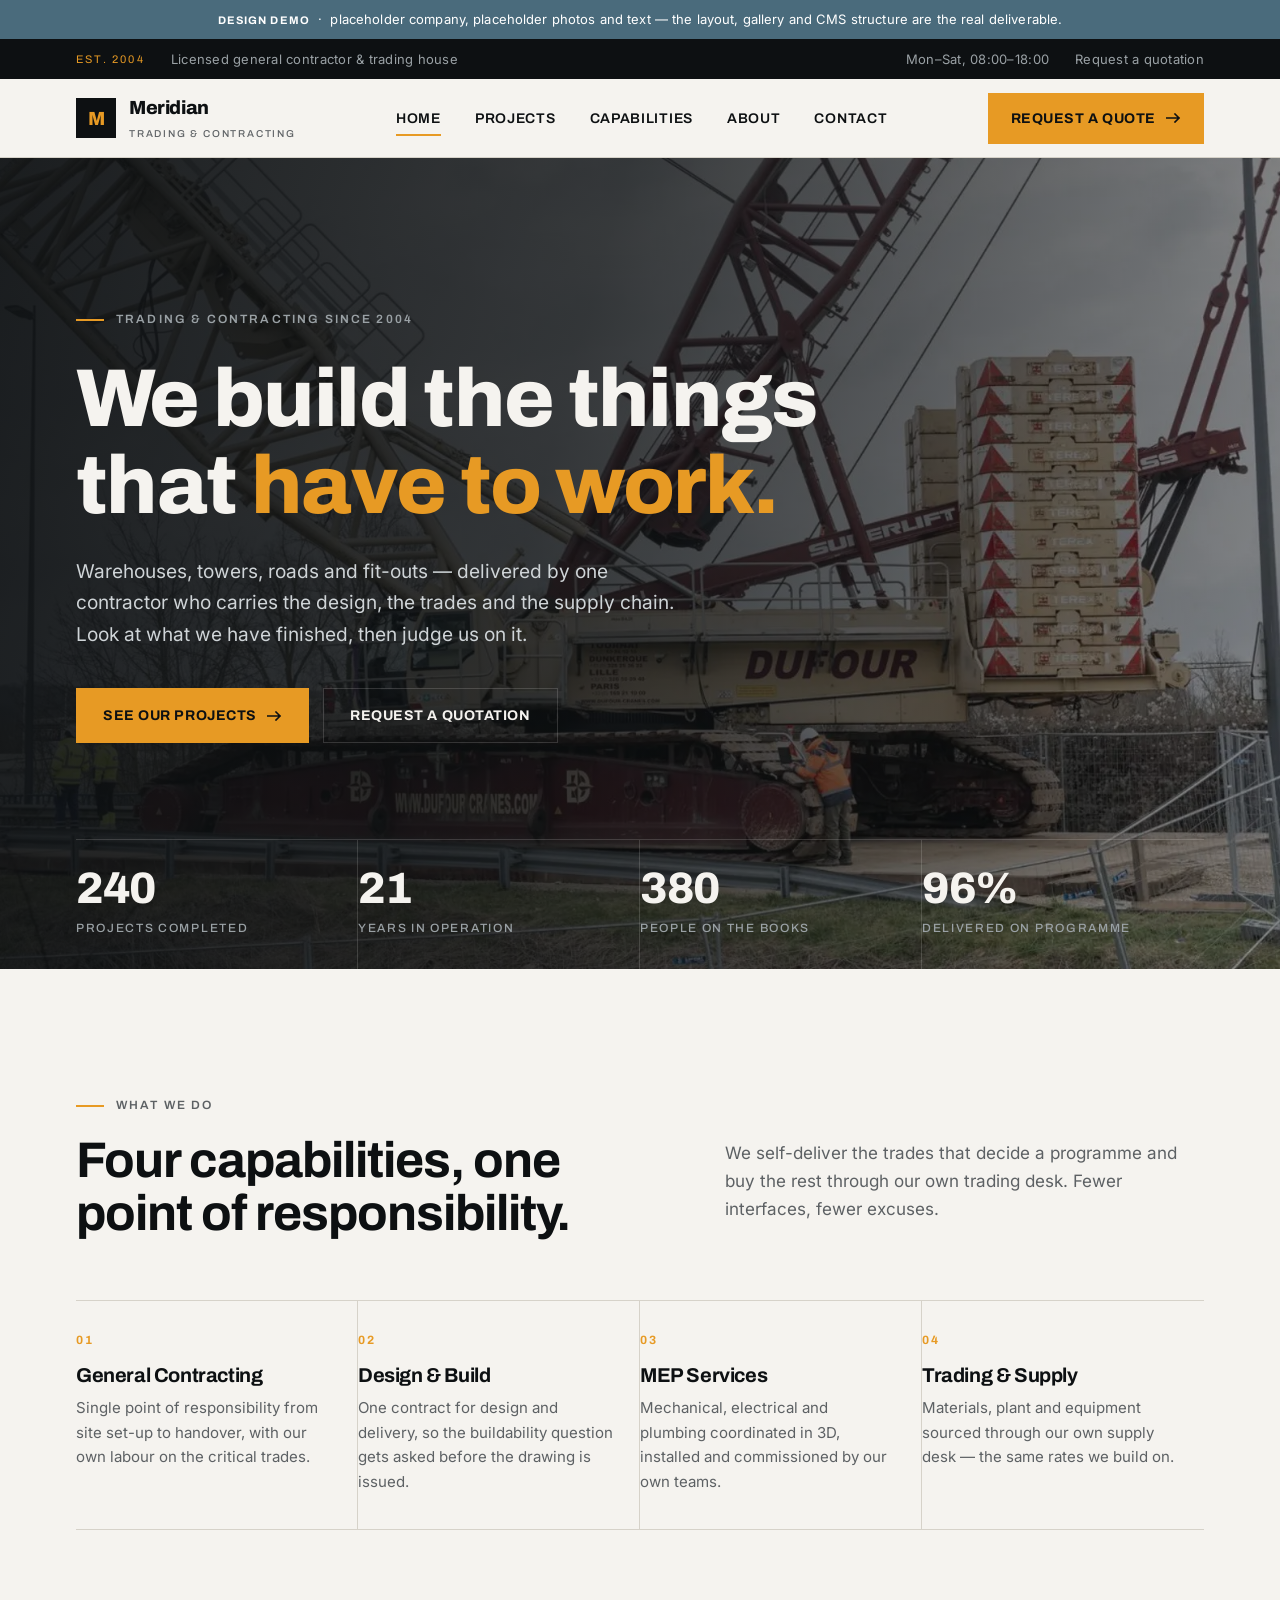
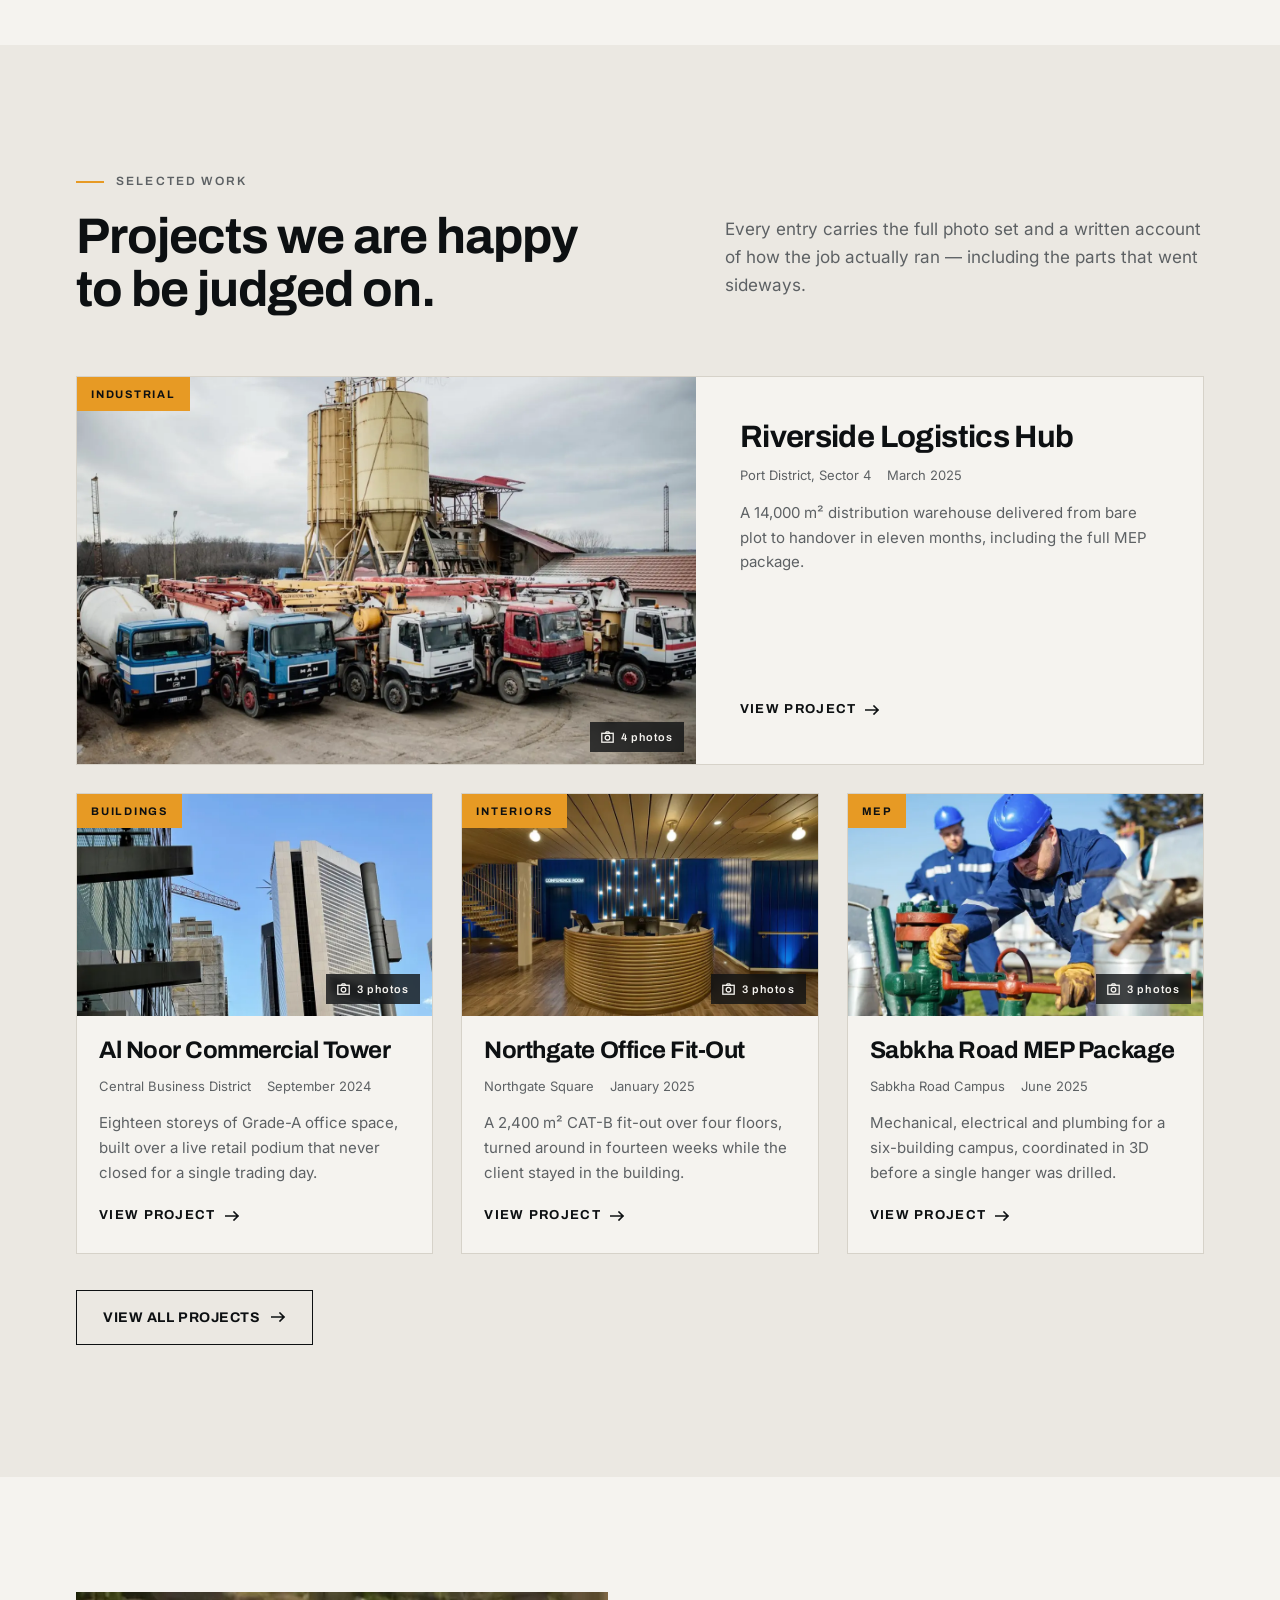
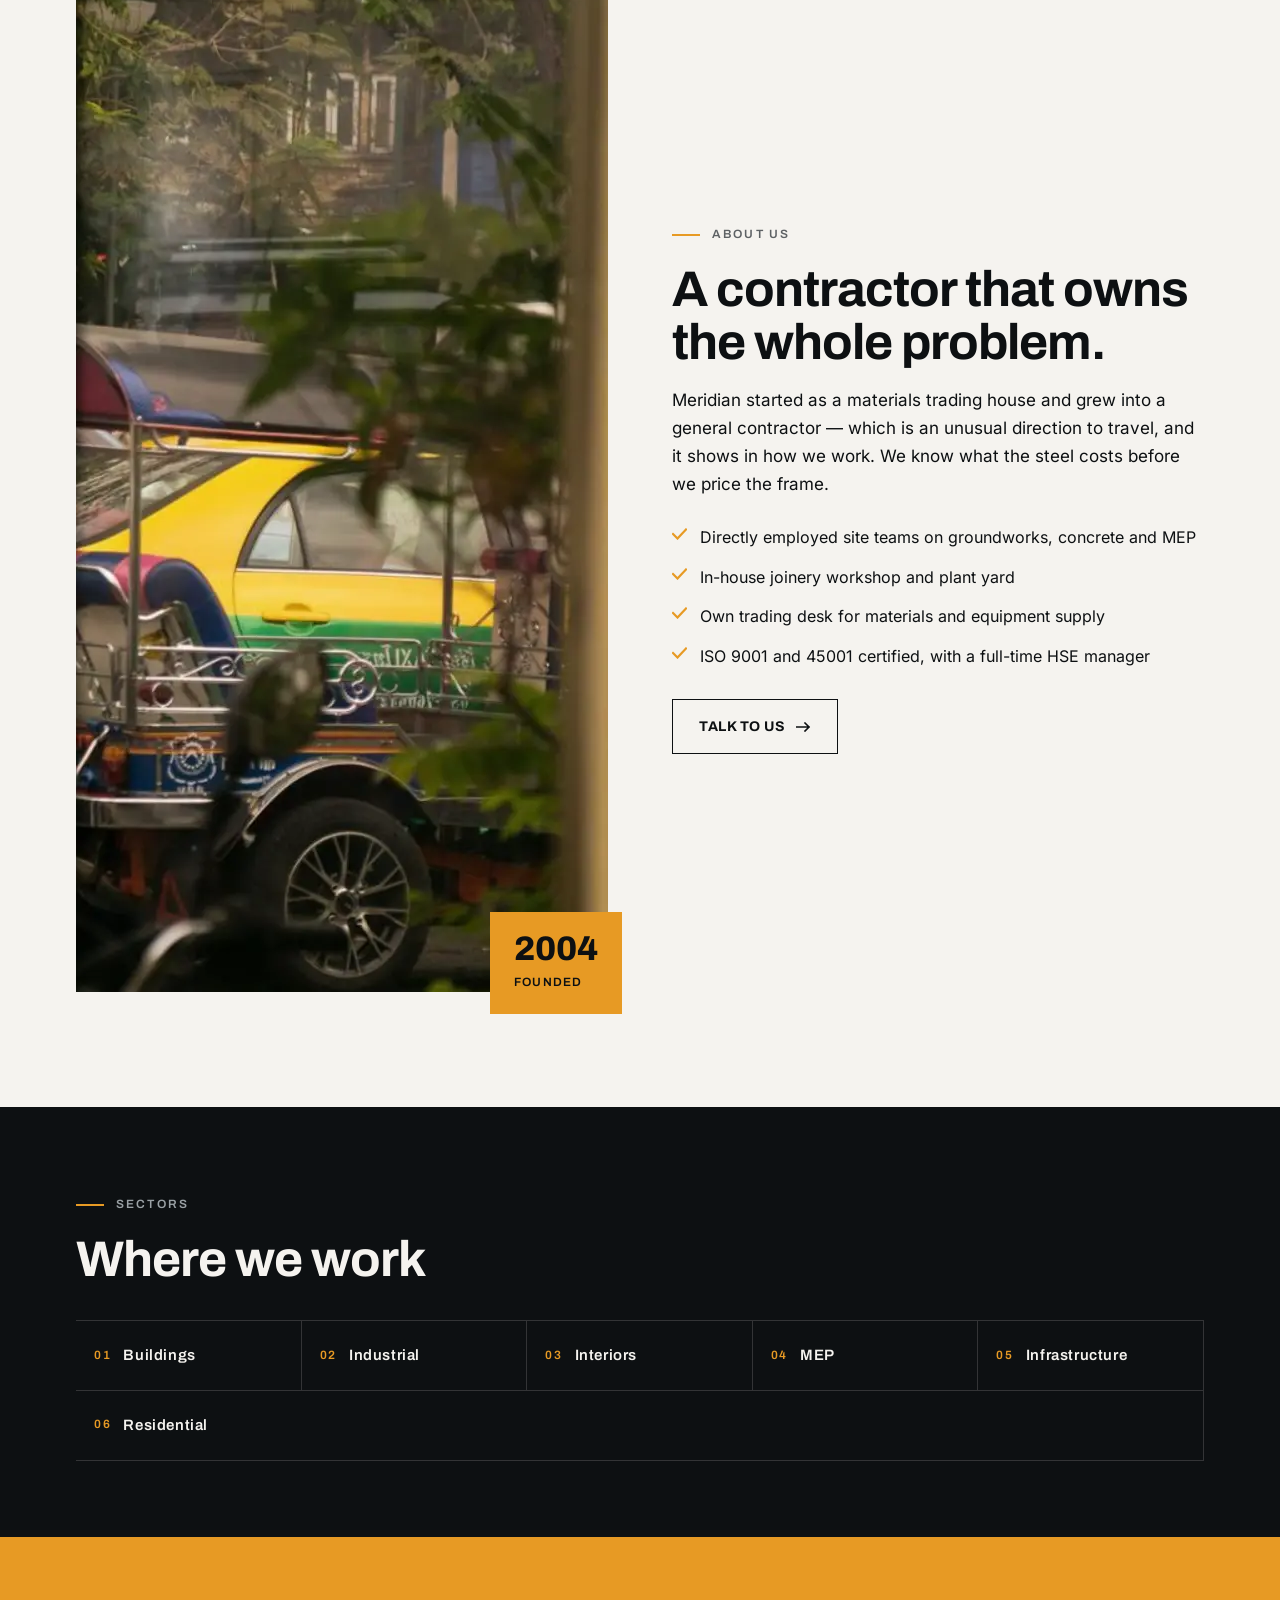
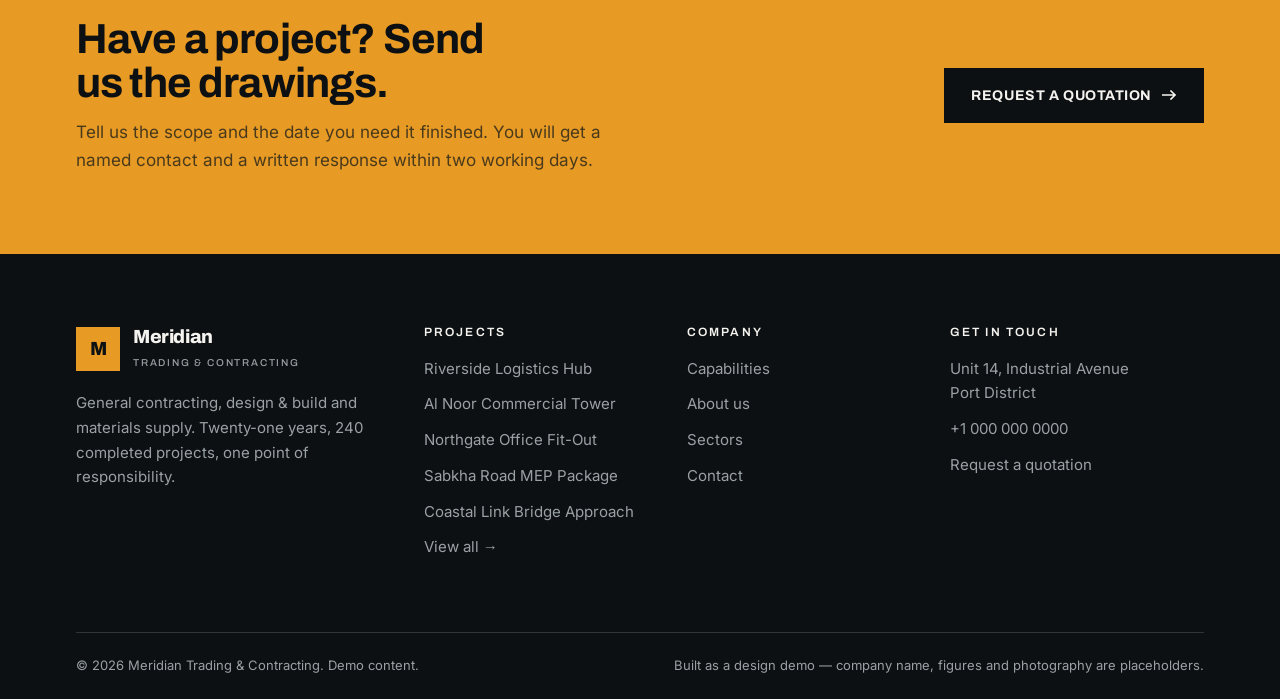
<file: index.html>
<!doctype html>
<html lang="en">
<head>
<meta charset="utf-8">
<meta name="viewport" content="width=device-width, initial-scale=1">
<title>Meridian Trading &amp; Contracting — General Contractor &amp; Materials Supply</title>
<meta name="description" content="General contracting, design and build, MEP and materials supply since 2004. See 240 completed warehouse, commercial, road and fit-out projects.">
<link rel="canonical" href="https://example.com/">
<meta name="theme-color" content="#0d1012">
<meta property="og:type" content="website">
<meta property="og:title" content="Meridian Trading &amp; Contracting — General Contractor &amp; Materials Supply">
<meta property="og:description" content="General contracting, design and build, MEP and materials supply since 2004. See 240 completed warehouse, commercial, road and fit-out projects.">
<meta property="og:image" content="https://example.com/assets/img/full/hero.webp">
<meta name="twitter:card" content="summary_large_image">
<link rel="preload" href="assets/fonts/archivo.woff2" as="font" type="font/woff2" crossorigin>
<link rel="preload" href="assets/fonts/inter.woff2" as="font" type="font/woff2" crossorigin>
<link rel="stylesheet" href="assets/css/style.css">
<link rel="icon" href="data:image/svg+xml,<svg xmlns='http://www.w3.org/2000/svg' viewBox='0 0 32 32'><rect width='32' height='32' fill='%230d1012'/><text x='16' y='23' font-family='Arial' font-size='19' font-weight='bold' fill='%23e79a24' text-anchor='middle'>M</text></svg>">
<script type="application/ld+json">
{
  "@context": "https://schema.org",
  "@type": "GeneralContractor",
  "name": "Meridian Trading & Contracting",
  "url": "https://example.com/",
  "description": "General contracting, design and build, MEP services and materials supply.",
  "foundingDate": "2004",
  "address": {
    "@type": "PostalAddress",
    "streetAddress": "Unit 14, Industrial Avenue",
    "addressLocality": "Port District"
  }
}
</script>
</head>
<body>
<a class="skip" href="#main">Skip to content</a>
<div class="demobar"><b>Design demo</b> &nbsp;·&nbsp; placeholder company, placeholder photos and text — the layout, gallery and CMS structure are the real deliverable.</div>
<div class="utility">
  <div class="wrap">
    <div class="utility__set">
      <span class="utility__tag">Est. 2004</span>
      <span>Licensed general contractor &amp; trading house</span>
    </div>
    <div class="utility__set utility__set--right">
      <span>Mon–Sat, 08:00–18:00</span>
      <a href="contact.html">Request a quotation</a>
    </div>
  </div>
</div>

<header class="masthead">
  <div class="wrap">
    <a class="brand" href="index.html">
      <span class="brand__mark" aria-hidden="true">M</span>
      <span>
        <span class="brand__name">Meridian</span>
        <span class="brand__sub">Trading &amp; Contracting</span>
      </span>
    </a>

    <nav class="nav" id="primary-nav" aria-label="Primary">
      <a href="index.html" aria-current="page">Home</a>
      <a href="projects.html">Projects</a>
      <a href="index.html#capabilities">Capabilities</a>
      <a href="index.html#about">About</a>
      <a href="contact.html">Contact</a>
      <a class="btn" href="contact.html">Request a quote <svg width="15" height="10" viewBox="0 0 15 10" fill="none" aria-hidden="true"><path d="M0 5h13M9 1l4 4-4 4" stroke="currentColor" stroke-width="1.6" stroke-linecap="square"/></svg></a>
    </nav>

    <div class="masthead__cta">
      <a class="btn" href="contact.html">Request a quote <svg width="15" height="10" viewBox="0 0 15 10" fill="none" aria-hidden="true"><path d="M0 5h13M9 1l4 4-4 4" stroke="currentColor" stroke-width="1.6" stroke-linecap="square"/></svg></a>
      <button class="burger" type="button" aria-expanded="false" aria-controls="primary-nav">
        <span></span><span></span><span></span>
        <span class="sr-only">Menu</span>
      </button>
    </div>
  </div>
</header>

<main id="main">

  <section class="hero">
    <div class="hero__media">
      <img src="assets/img/full/hero.webp" width="1600" height="1000" fetchpriority="high" decoding="async"
           alt="Crawler crane working on a Meridian construction site at first light">
    </div>
    <div class="wrap hero__inner">
      <p class="eyebrow eyebrow--light">Trading &amp; contracting since 2004</p>
      <h1 class="hero__title">We build the things<br>that <em>have to work.</em></h1>
      <p class="hero__lede">Warehouses, towers, roads and fit-outs — delivered by one
      contractor who carries the design, the trades and the supply chain. Look at what
      we have finished, then judge us on it.</p>
      <div class="hero__actions">
        <a class="btn" href="projects.html">See our projects <svg width="15" height="10" viewBox="0 0 15 10" fill="none" aria-hidden="true"><path d="M0 5h13M9 1l4 4-4 4" stroke="currentColor" stroke-width="1.6" stroke-linecap="square"/></svg></a>
        <a class="btn btn--ghost-light" href="contact.html">Request a quotation</a>
      </div>
    </div>
    <div class="wrap">
      <div class="hero__stats">
        <div><b>240</b><span>Projects completed</span></div>
        <div><b>21</b><span>Years in operation</span></div>
        <div><b>380</b><span>People on the books</span></div>
        <div><b>96%</b><span>Delivered on programme</span></div>
      </div>
    </div>
  </section>

  <section class="section" id="capabilities">
    <div class="wrap">
      <div class="section__head">
        <div>
          <p class="eyebrow">What we do</p>
          <h2 class="section__title">Four capabilities, one point of responsibility.</h2>
        </div>
        <p class="section__note">We self-deliver the trades that decide a programme and
        buy the rest through our own trading desk. Fewer interfaces, fewer excuses.</p>
      </div>
      <div class="caps">
      <div class="caps__item rv">
        <div class="caps__num">01</div>
        <h3>General Contracting</h3>
        <p>Single point of responsibility from site set-up to handover, with our own labour on the critical trades.</p>
      </div>
      <div class="caps__item rv">
        <div class="caps__num">02</div>
        <h3>Design &amp; Build</h3>
        <p>One contract for design and delivery, so the buildability question gets asked before the drawing is issued.</p>
      </div>
      <div class="caps__item rv">
        <div class="caps__num">03</div>
        <h3>MEP Services</h3>
        <p>Mechanical, electrical and plumbing coordinated in 3D, installed and commissioned by our own teams.</p>
      </div>
      <div class="caps__item rv">
        <div class="caps__num">04</div>
        <h3>Trading &amp; Supply</h3>
        <p>Materials, plant and equipment sourced through our own supply desk — the same rates we build on.</p>
      </div>
      </div>
    </div>
  </section>

  <section class="section section--paper2" id="projects">
    <div class="wrap">
      <div class="section__head">
        <div>
          <p class="eyebrow">Selected work</p>
          <h2 class="section__title">Projects we are happy to be judged on.</h2>
        </div>
        <p class="section__note">Every entry carries the full photo set and a written
        account of how the job actually ran — including the parts that went sideways.</p>
      </div>
      <div class="pgrid">
      <a class="pcard pcard--hero rv" href="project-riverside-logistics-hub.html" data-sector="industrial">
        <div class="pcard__media">
          <img src="assets/img/full/p2a.webp" width="1600" height="1000" decoding="async"
               alt="Riverside Logistics Hub — Batching plant and delivery fleet staged on the north apron">
          <span class="pcard__badge">Industrial</span>
          <span class="pcard__count"><svg width="13" height="12" viewBox="0 0 13 12" fill="none" aria-hidden="true"><rect x=".8" y="2.3" width="11.4" height="8.9" stroke="currentColor" stroke-width="1.3"/><circle cx="6.5" cy="6.7" r="2.3" stroke="currentColor" stroke-width="1.3"/><path d="M4.4 2.3l.9-1.5h2.4l.9 1.5" stroke="currentColor" stroke-width="1.3"/></svg> 4 photos</span>
        </div>
        <div class="pcard__body">
          <h3>Riverside Logistics Hub</h3>
          <div class="pcard__meta">
            <span>Port District, Sector 4</span>
            <span>March 2025</span>
          </div>
          <p class="pcard__excerpt">A 14,000 m² distribution warehouse delivered from bare plot to handover in eleven months, including the full MEP package.</p>
          <span class="pcard__more">View project <svg width="15" height="10" viewBox="0 0 15 10" fill="none" aria-hidden="true"><path d="M0 5h13M9 1l4 4-4 4" stroke="currentColor" stroke-width="1.6" stroke-linecap="square"/></svg></span>
        </div>
      </a>
      <a class="pcard  rv" href="project-al-noor-commercial-tower.html" data-sector="buildings">
        <div class="pcard__media">
          <img src="assets/img/thumb/p1a.webp" width="800" height="500" loading="lazy" decoding="async"
               alt="Al Noor Commercial Tower — Curtain wall reaching level 14">
          <span class="pcard__badge">Buildings</span>
          <span class="pcard__count"><svg width="13" height="12" viewBox="0 0 13 12" fill="none" aria-hidden="true"><rect x=".8" y="2.3" width="11.4" height="8.9" stroke="currentColor" stroke-width="1.3"/><circle cx="6.5" cy="6.7" r="2.3" stroke="currentColor" stroke-width="1.3"/><path d="M4.4 2.3l.9-1.5h2.4l.9 1.5" stroke="currentColor" stroke-width="1.3"/></svg> 3 photos</span>
        </div>
        <div class="pcard__body">
          <h3>Al Noor Commercial Tower</h3>
          <div class="pcard__meta">
            <span>Central Business District</span>
            <span>September 2024</span>
          </div>
          <p class="pcard__excerpt">Eighteen storeys of Grade-A office space, built over a live retail podium that never closed for a single trading day.</p>
          <span class="pcard__more">View project <svg width="15" height="10" viewBox="0 0 15 10" fill="none" aria-hidden="true"><path d="M0 5h13M9 1l4 4-4 4" stroke="currentColor" stroke-width="1.6" stroke-linecap="square"/></svg></span>
        </div>
      </a>
      <a class="pcard  rv" href="project-northgate-office-fitout.html" data-sector="interiors">
        <div class="pcard__media">
          <img src="assets/img/thumb/p3a.webp" width="800" height="500" loading="lazy" decoding="async"
               alt="Northgate Office Fit-Out — Reception desk and waiting area after handover">
          <span class="pcard__badge">Interiors</span>
          <span class="pcard__count"><svg width="13" height="12" viewBox="0 0 13 12" fill="none" aria-hidden="true"><rect x=".8" y="2.3" width="11.4" height="8.9" stroke="currentColor" stroke-width="1.3"/><circle cx="6.5" cy="6.7" r="2.3" stroke="currentColor" stroke-width="1.3"/><path d="M4.4 2.3l.9-1.5h2.4l.9 1.5" stroke="currentColor" stroke-width="1.3"/></svg> 3 photos</span>
        </div>
        <div class="pcard__body">
          <h3>Northgate Office Fit-Out</h3>
          <div class="pcard__meta">
            <span>Northgate Square</span>
            <span>January 2025</span>
          </div>
          <p class="pcard__excerpt">A 2,400 m² CAT-B fit-out over four floors, turned around in fourteen weeks while the client stayed in the building.</p>
          <span class="pcard__more">View project <svg width="15" height="10" viewBox="0 0 15 10" fill="none" aria-hidden="true"><path d="M0 5h13M9 1l4 4-4 4" stroke="currentColor" stroke-width="1.6" stroke-linecap="square"/></svg></span>
        </div>
      </a>
      <a class="pcard  rv" href="project-sabkha-road-mep-package.html" data-sector="mep">
        <div class="pcard__media">
          <img src="assets/img/thumb/p4a.webp" width="800" height="500" loading="lazy" decoding="async"
               alt="Sabkha Road MEP Package — Plant room pipework during commissioning">
          <span class="pcard__badge">MEP</span>
          <span class="pcard__count"><svg width="13" height="12" viewBox="0 0 13 12" fill="none" aria-hidden="true"><rect x=".8" y="2.3" width="11.4" height="8.9" stroke="currentColor" stroke-width="1.3"/><circle cx="6.5" cy="6.7" r="2.3" stroke="currentColor" stroke-width="1.3"/><path d="M4.4 2.3l.9-1.5h2.4l.9 1.5" stroke="currentColor" stroke-width="1.3"/></svg> 3 photos</span>
        </div>
        <div class="pcard__body">
          <h3>Sabkha Road MEP Package</h3>
          <div class="pcard__meta">
            <span>Sabkha Road Campus</span>
            <span>June 2025</span>
          </div>
          <p class="pcard__excerpt">Mechanical, electrical and plumbing for a six-building campus, coordinated in 3D before a single hanger was drilled.</p>
          <span class="pcard__more">View project <svg width="15" height="10" viewBox="0 0 15 10" fill="none" aria-hidden="true"><path d="M0 5h13M9 1l4 4-4 4" stroke="currentColor" stroke-width="1.6" stroke-linecap="square"/></svg></span>
        </div>
      </a>
      </div>
      <p style="margin-top:36px"><a class="btn btn--ghost" href="projects.html">View all projects <svg width="15" height="10" viewBox="0 0 15 10" fill="none" aria-hidden="true"><path d="M0 5h13M9 1l4 4-4 4" stroke="currentColor" stroke-width="1.6" stroke-linecap="square"/></svg></a></p>
    </div>
  </section>

  <section class="section" id="about">
    <div class="wrap">
      <div class="split">
        <div class="split__media rv">
          <img src="assets/img/full/about.webp" width="1600" height="1000" loading="lazy" decoding="async"
               alt="Meridian site engineer reviewing drawings on a live construction site">
          <div class="split__stamp"><b>2004</b><span>Founded</span></div>
        </div>
        <div class="rv">
          <p class="eyebrow">About us</p>
          <h2 class="section__title">A contractor that owns the whole problem.</h2>
          <p>Meridian started as a materials trading house and grew into a
          general contractor — which is an unusual direction to travel, and it shows in
          how we work. We know what the steel costs before we price the frame.</p>
          <ul class="ticklist">
            <li><svg width="15" height="12" viewBox="0 0 15 12" fill="none" aria-hidden="true"><path d="M1 6l4.5 4.5L14 1.5" stroke="currentColor" stroke-width="2.2" stroke-linecap="square"/></svg> Directly employed site teams on groundworks, concrete and MEP</li>
            <li><svg width="15" height="12" viewBox="0 0 15 12" fill="none" aria-hidden="true"><path d="M1 6l4.5 4.5L14 1.5" stroke="currentColor" stroke-width="2.2" stroke-linecap="square"/></svg> In-house joinery workshop and plant yard</li>
            <li><svg width="15" height="12" viewBox="0 0 15 12" fill="none" aria-hidden="true"><path d="M1 6l4.5 4.5L14 1.5" stroke="currentColor" stroke-width="2.2" stroke-linecap="square"/></svg> Own trading desk for materials and equipment supply</li>
            <li><svg width="15" height="12" viewBox="0 0 15 12" fill="none" aria-hidden="true"><path d="M1 6l4.5 4.5L14 1.5" stroke="currentColor" stroke-width="2.2" stroke-linecap="square"/></svg> ISO 9001 and 45001 certified, with a full-time HSE manager</li>
          </ul>
          <p style="margin-top:30px"><a class="btn btn--ghost" href="contact.html">Talk to us <svg width="15" height="10" viewBox="0 0 15 10" fill="none" aria-hidden="true"><path d="M0 5h13M9 1l4 4-4 4" stroke="currentColor" stroke-width="1.6" stroke-linecap="square"/></svg></a></p>
        </div>
      </div>
    </div>
  </section>

  <section class="section section--dark section--tight" id="sectors">
    <div class="wrap">
      <p class="eyebrow eyebrow--light">Sectors</p>
      <h2 class="section__title" style="margin-bottom:34px">Where we work</h2>
      <div class="sectors">
      <div><span>01</span> Buildings</div>
      <div><span>02</span> Industrial</div>
      <div><span>03</span> Interiors</div>
      <div><span>04</span> MEP</div>
      <div><span>05</span> Infrastructure</div>
      <div><span>06</span> Residential</div>
      </div>
    </div>
  </section>

  <section class="cta">
    <div class="wrap">
      <div>
        <h2>Have a project? Send us the drawings.</h2>
        <p>Tell us the scope and the date you need it finished. You will get a
        named contact and a written response within two working days.</p>
      </div>
      <a class="btn" href="contact.html">Request a quotation <svg width="15" height="10" viewBox="0 0 15 10" fill="none" aria-hidden="true"><path d="M0 5h13M9 1l4 4-4 4" stroke="currentColor" stroke-width="1.6" stroke-linecap="square"/></svg></a>
    </div>
  </section>

</main>
<footer class="foot">
  <div class="wrap">
    <div class="foot__top">
      <div class="foot__brand">
        <a class="brand" href="index.html">
          <span class="brand__mark" aria-hidden="true">M</span>
          <span><span class="brand__name">Meridian</span>
          <span class="brand__sub">Trading &amp; Contracting</span></span>
        </a>
        <p class="foot__blurb">General contracting, design &amp; build and materials
        supply. Twenty-one years, 240 completed projects, one point of responsibility.</p>
      </div>
      <div>
        <h3>Projects</h3>
        <ul>
        <li><a href="project-riverside-logistics-hub.html">Riverside Logistics Hub</a></li>
        <li><a href="project-al-noor-commercial-tower.html">Al Noor Commercial Tower</a></li>
        <li><a href="project-northgate-office-fitout.html">Northgate Office Fit-Out</a></li>
        <li><a href="project-sabkha-road-mep-package.html">Sabkha Road MEP Package</a></li>
        <li><a href="project-coastal-link-bridge-approach.html">Coastal Link Bridge Approach</a></li>
          <li><a href="projects.html">View all &rarr;</a></li>
        </ul>
      </div>
      <div>
        <h3>Company</h3>
        <ul>
          <li><a href="index.html#capabilities">Capabilities</a></li>
          <li><a href="index.html#about">About us</a></li>
          <li><a href="index.html#sectors">Sectors</a></li>
          <li><a href="contact.html">Contact</a></li>
        </ul>
      </div>
      <div>
        <h3>Get in touch</h3>
        <ul>
          <li>Unit 14, Industrial Avenue<br>Port District</li>
          <li><a href="tel:+10000000000">+1 000 000 0000</a></li>
          <li><a href="contact.html">Request a quotation</a></li>
        </ul>
      </div>
    </div>
    <div class="foot__bottom">
      <span>&copy; 2026 Meridian Trading &amp; Contracting. Demo content.</span>
      <span>Built as a design demo — company name, figures and photography are placeholders.</span>
    </div>
  </div>
</footer>

<script src="assets/js/main.js" defer></script>
</body>
</html>
</file>
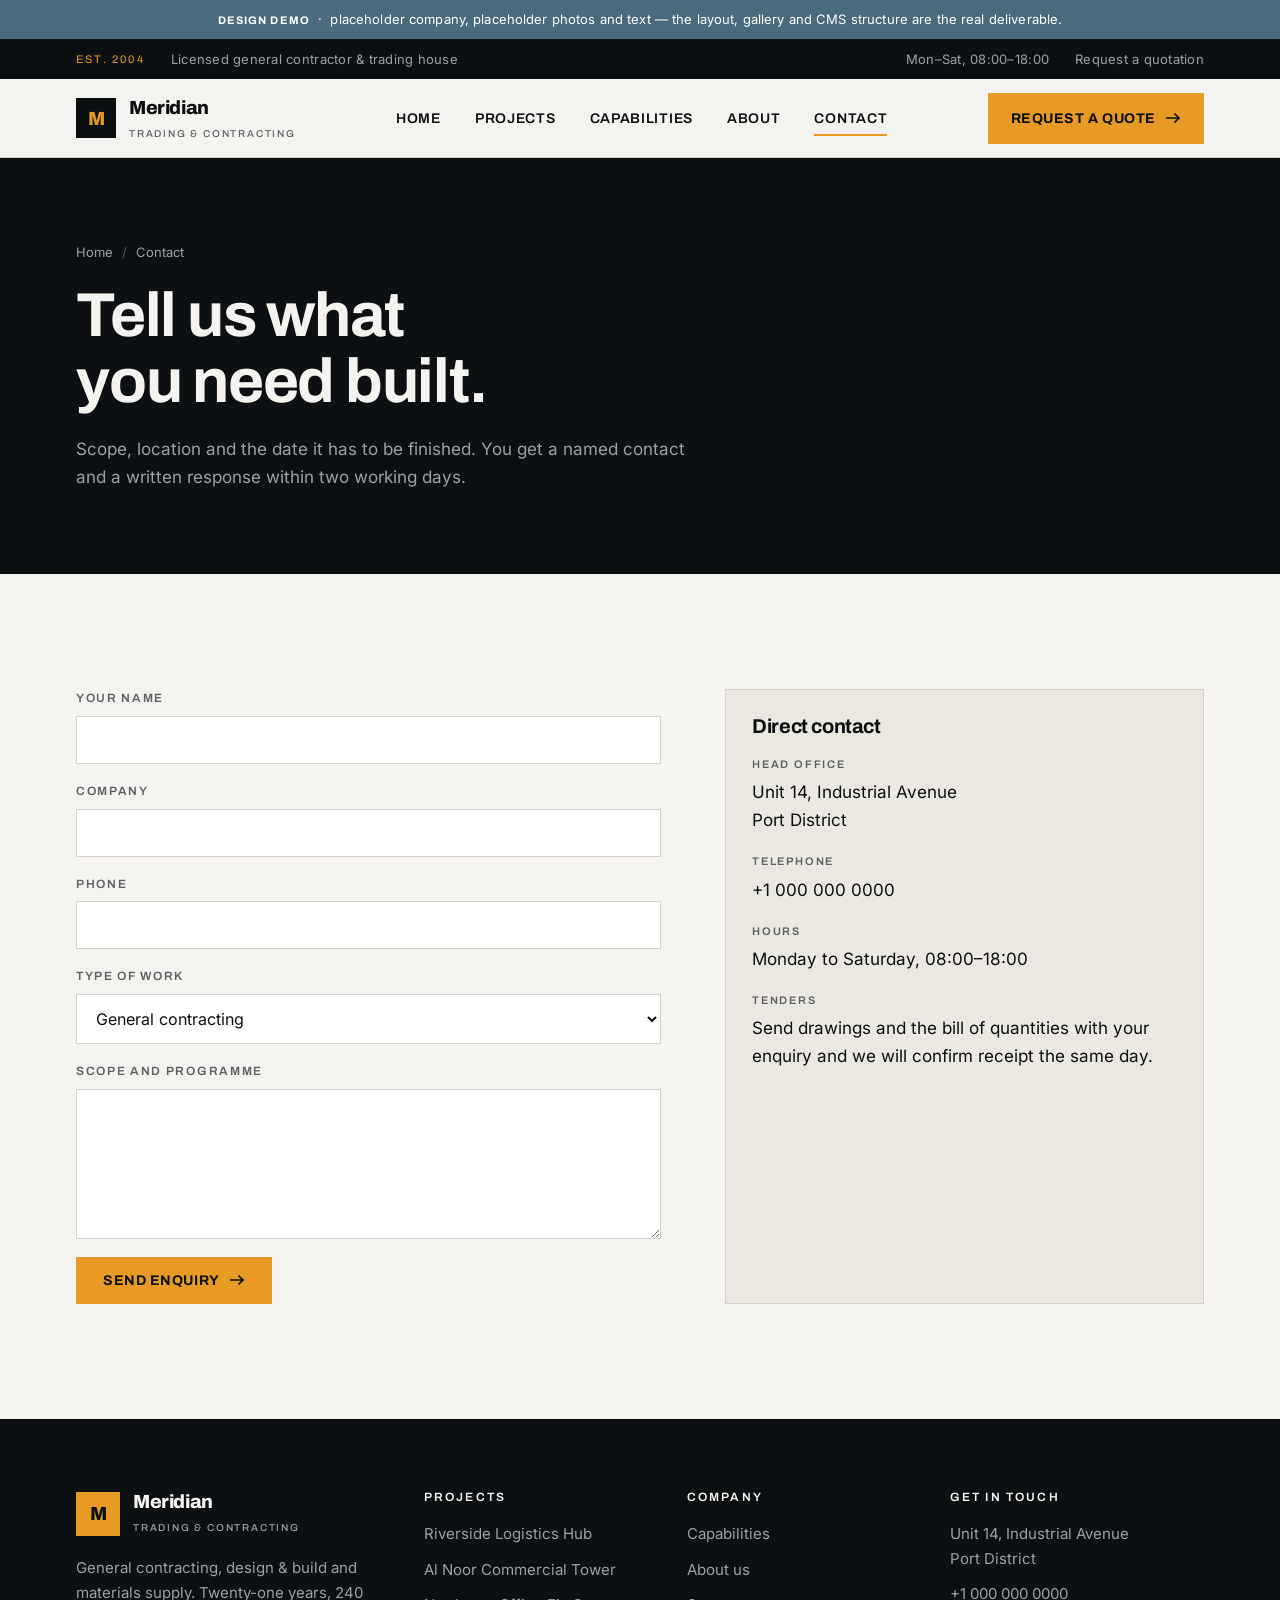
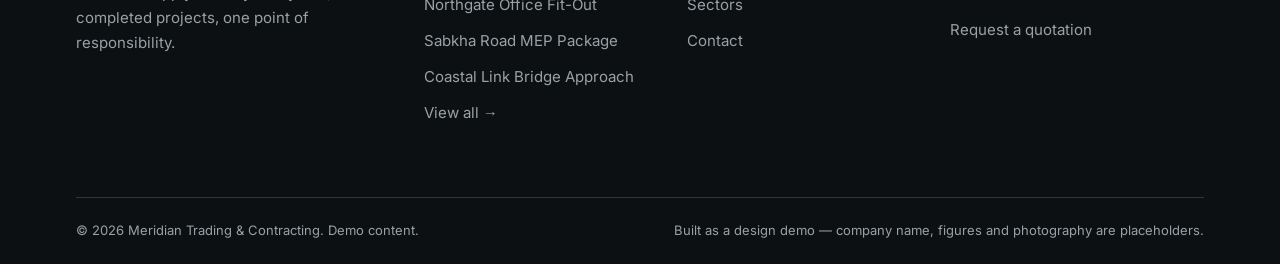
<file: contact.html>
<!doctype html>
<html lang="en">
<head>
<meta charset="utf-8">
<meta name="viewport" content="width=device-width, initial-scale=1">
<title>Contact — Meridian Trading &amp; Contracting</title>
<meta name="description" content="Request a quotation from Meridian Trading &amp; Contracting. Written response within two working days.">
<link rel="canonical" href="https://example.com/contact.html">
<meta name="theme-color" content="#0d1012">
<meta property="og:type" content="website">
<meta property="og:title" content="Contact — Meridian Trading &amp; Contracting">
<meta property="og:description" content="Request a quotation from Meridian Trading &amp; Contracting. Written response within two working days.">
<meta property="og:image" content="https://example.com/assets/img/full/hero.webp">
<meta name="twitter:card" content="summary_large_image">
<link rel="preload" href="assets/fonts/archivo.woff2" as="font" type="font/woff2" crossorigin>
<link rel="preload" href="assets/fonts/inter.woff2" as="font" type="font/woff2" crossorigin>
<link rel="stylesheet" href="assets/css/style.css">
<link rel="icon" href="data:image/svg+xml,<svg xmlns='http://www.w3.org/2000/svg' viewBox='0 0 32 32'><rect width='32' height='32' fill='%230d1012'/><text x='16' y='23' font-family='Arial' font-size='19' font-weight='bold' fill='%23e79a24' text-anchor='middle'>M</text></svg>">
</head>
<body>
<a class="skip" href="#main">Skip to content</a>
<div class="demobar"><b>Design demo</b> &nbsp;·&nbsp; placeholder company, placeholder photos and text — the layout, gallery and CMS structure are the real deliverable.</div>
<div class="utility">
  <div class="wrap">
    <div class="utility__set">
      <span class="utility__tag">Est. 2004</span>
      <span>Licensed general contractor &amp; trading house</span>
    </div>
    <div class="utility__set utility__set--right">
      <span>Mon–Sat, 08:00–18:00</span>
      <a href="contact.html">Request a quotation</a>
    </div>
  </div>
</div>

<header class="masthead">
  <div class="wrap">
    <a class="brand" href="index.html">
      <span class="brand__mark" aria-hidden="true">M</span>
      <span>
        <span class="brand__name">Meridian</span>
        <span class="brand__sub">Trading &amp; Contracting</span>
      </span>
    </a>

    <nav class="nav" id="primary-nav" aria-label="Primary">
      <a href="index.html">Home</a>
      <a href="projects.html">Projects</a>
      <a href="index.html#capabilities">Capabilities</a>
      <a href="index.html#about">About</a>
      <a href="contact.html" aria-current="page">Contact</a>
      <a class="btn" href="contact.html">Request a quote <svg width="15" height="10" viewBox="0 0 15 10" fill="none" aria-hidden="true"><path d="M0 5h13M9 1l4 4-4 4" stroke="currentColor" stroke-width="1.6" stroke-linecap="square"/></svg></a>
    </nav>

    <div class="masthead__cta">
      <a class="btn" href="contact.html">Request a quote <svg width="15" height="10" viewBox="0 0 15 10" fill="none" aria-hidden="true"><path d="M0 5h13M9 1l4 4-4 4" stroke="currentColor" stroke-width="1.6" stroke-linecap="square"/></svg></a>
      <button class="burger" type="button" aria-expanded="false" aria-controls="primary-nav">
        <span></span><span></span><span></span>
        <span class="sr-only">Menu</span>
      </button>
    </div>
  </div>
</header>

<main id="main">

  <section class="phead">
    <div class="wrap">
      <nav class="crumbs" aria-label="Breadcrumb"><a href="index.html">Home</a> <span>/</span> Contact</nav>
      <h1>Tell us what you need built.</h1>
      <p>Scope, location and the date it has to be finished. You get a named contact
      and a written response within two working days.</p>
    </div>
  </section>

  <section class="section">
    <div class="wrap">
      <div class="contactgrid">
        <div>
        <h2 class="sr-only">Enquiry form</h2>
        <form data-demo-form novalidate>
          <div class="field">
            <label for="c-name">Your name</label>
            <input id="c-name" name="name" type="text" autocomplete="name" required>
          </div>
          <div class="field">
            <label for="c-company">Company</label>
            <input id="c-company" name="company" type="text" autocomplete="organization">
          </div>
          <div class="field">
            <label for="c-phone">Phone</label>
            <input id="c-phone" name="phone" type="tel" autocomplete="tel">
          </div>
          <div class="field">
            <label for="c-sector">Type of work</label>
            <select id="c-sector" name="sector">
              <option>General contracting</option>
              <option>Design &amp; build</option>
              <option>MEP package</option>
              <option>Fit-out</option>
              <option>Materials supply</option>
            </select>
          </div>
          <div class="field">
            <label for="c-msg">Scope and programme</label>
            <textarea id="c-msg" name="message" required></textarea>
          </div>
          <button class="btn" type="submit">Send enquiry <svg width="15" height="10" viewBox="0 0 15 10" fill="none" aria-hidden="true"><path d="M0 5h13M9 1l4 4-4 4" stroke="currentColor" stroke-width="1.6" stroke-linecap="square"/></svg></button>
          <p data-form-msg hidden style="margin-top:18px;color:var(--steel)"></p>
        </form>
        </div>

        <div class="infocard">
          <h3>Direct contact</h3>
          <dl>
            <dt>Head office</dt>
            <dd>Unit 14, Industrial Avenue<br>Port District</dd>
            <dt>Telephone</dt>
            <dd><a href="tel:+10000000000">+1 000 000 0000</a></dd>
            <dt>Hours</dt>
            <dd>Monday to Saturday, 08:00–18:00</dd>
            <dt>Tenders</dt>
            <dd>Send drawings and the bill of quantities with your enquiry and we
            will confirm receipt the same day.</dd>
          </dl>
        </div>
      </div>
    </div>
  </section>

</main>
<footer class="foot">
  <div class="wrap">
    <div class="foot__top">
      <div class="foot__brand">
        <a class="brand" href="index.html">
          <span class="brand__mark" aria-hidden="true">M</span>
          <span><span class="brand__name">Meridian</span>
          <span class="brand__sub">Trading &amp; Contracting</span></span>
        </a>
        <p class="foot__blurb">General contracting, design &amp; build and materials
        supply. Twenty-one years, 240 completed projects, one point of responsibility.</p>
      </div>
      <div>
        <h3>Projects</h3>
        <ul>
        <li><a href="project-riverside-logistics-hub.html">Riverside Logistics Hub</a></li>
        <li><a href="project-al-noor-commercial-tower.html">Al Noor Commercial Tower</a></li>
        <li><a href="project-northgate-office-fitout.html">Northgate Office Fit-Out</a></li>
        <li><a href="project-sabkha-road-mep-package.html">Sabkha Road MEP Package</a></li>
        <li><a href="project-coastal-link-bridge-approach.html">Coastal Link Bridge Approach</a></li>
          <li><a href="projects.html">View all &rarr;</a></li>
        </ul>
      </div>
      <div>
        <h3>Company</h3>
        <ul>
          <li><a href="index.html#capabilities">Capabilities</a></li>
          <li><a href="index.html#about">About us</a></li>
          <li><a href="index.html#sectors">Sectors</a></li>
          <li><a href="contact.html">Contact</a></li>
        </ul>
      </div>
      <div>
        <h3>Get in touch</h3>
        <ul>
          <li>Unit 14, Industrial Avenue<br>Port District</li>
          <li><a href="tel:+10000000000">+1 000 000 0000</a></li>
          <li><a href="contact.html">Request a quotation</a></li>
        </ul>
      </div>
    </div>
    <div class="foot__bottom">
      <span>&copy; 2026 Meridian Trading &amp; Contracting. Demo content.</span>
      <span>Built as a design demo — company name, figures and photography are placeholders.</span>
    </div>
  </div>
</footer>

<script src="assets/js/main.js" defer></script>
</body>
</html>
</file>
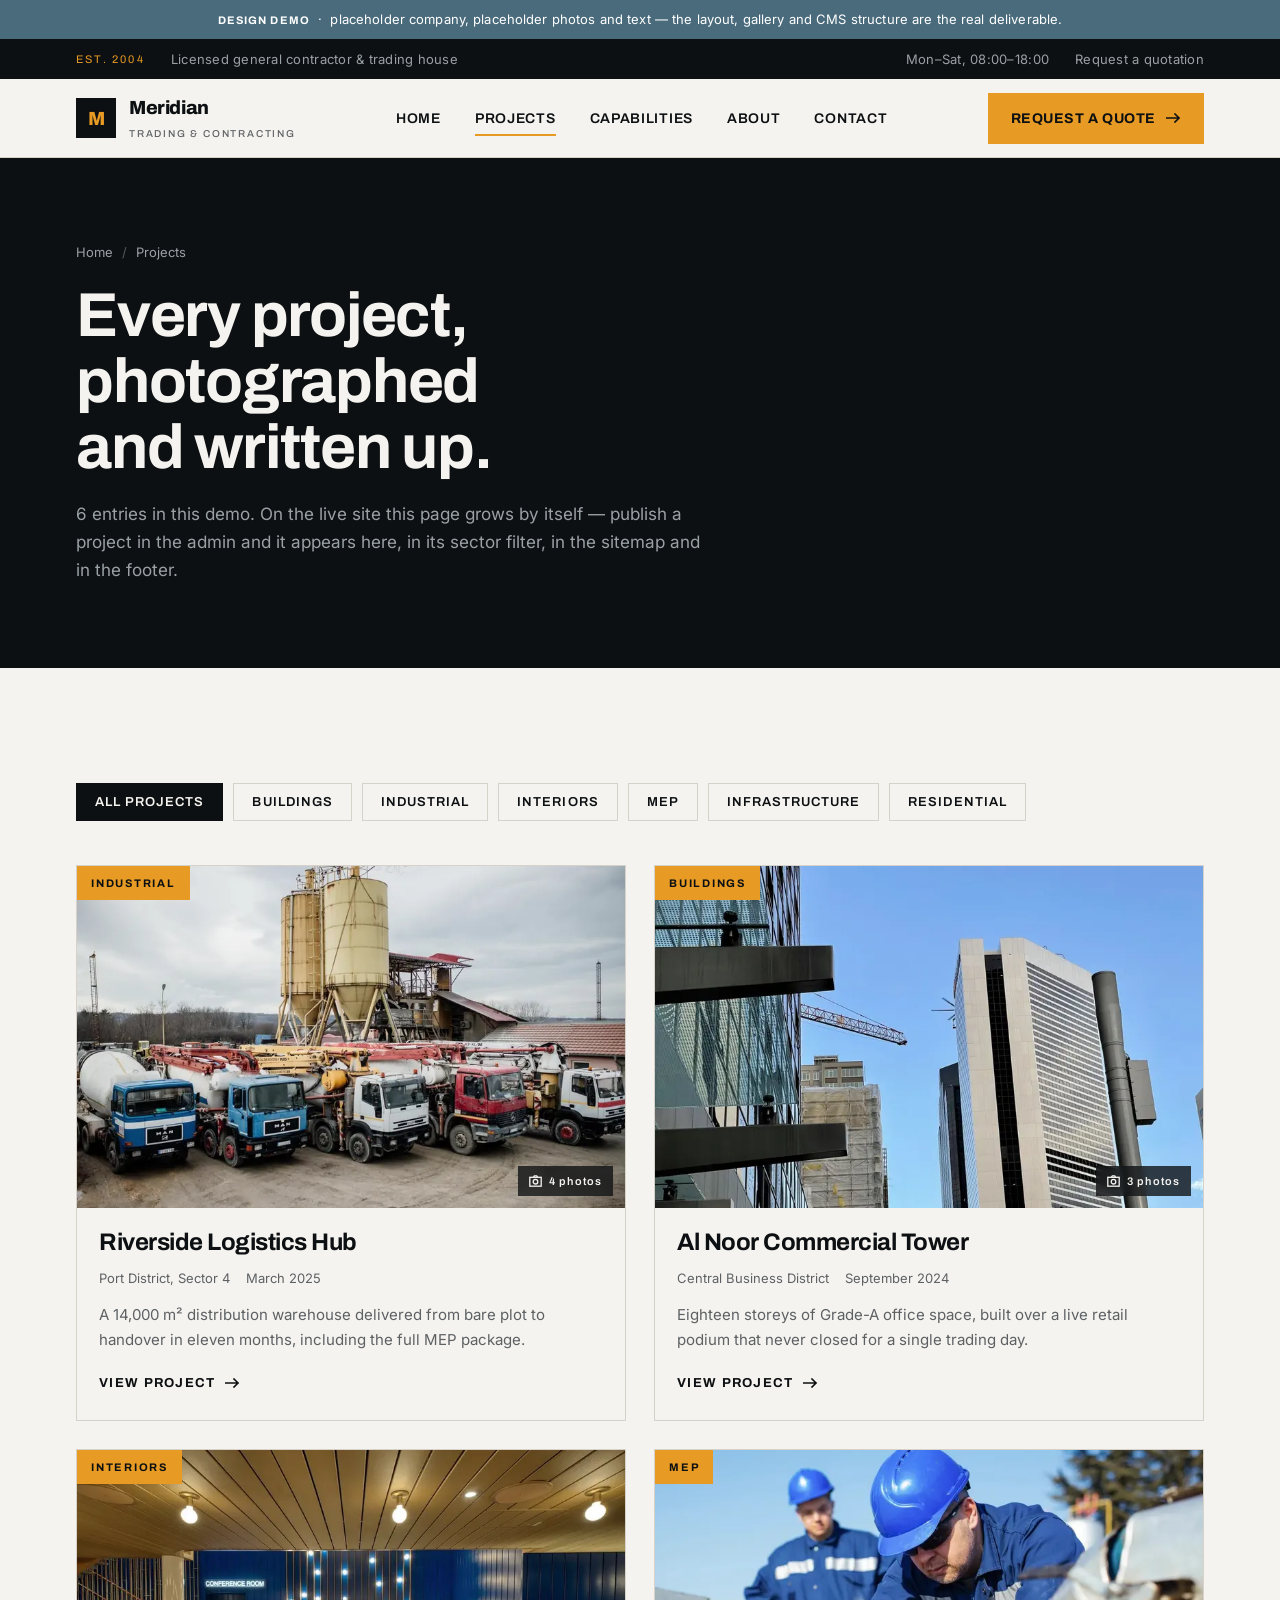
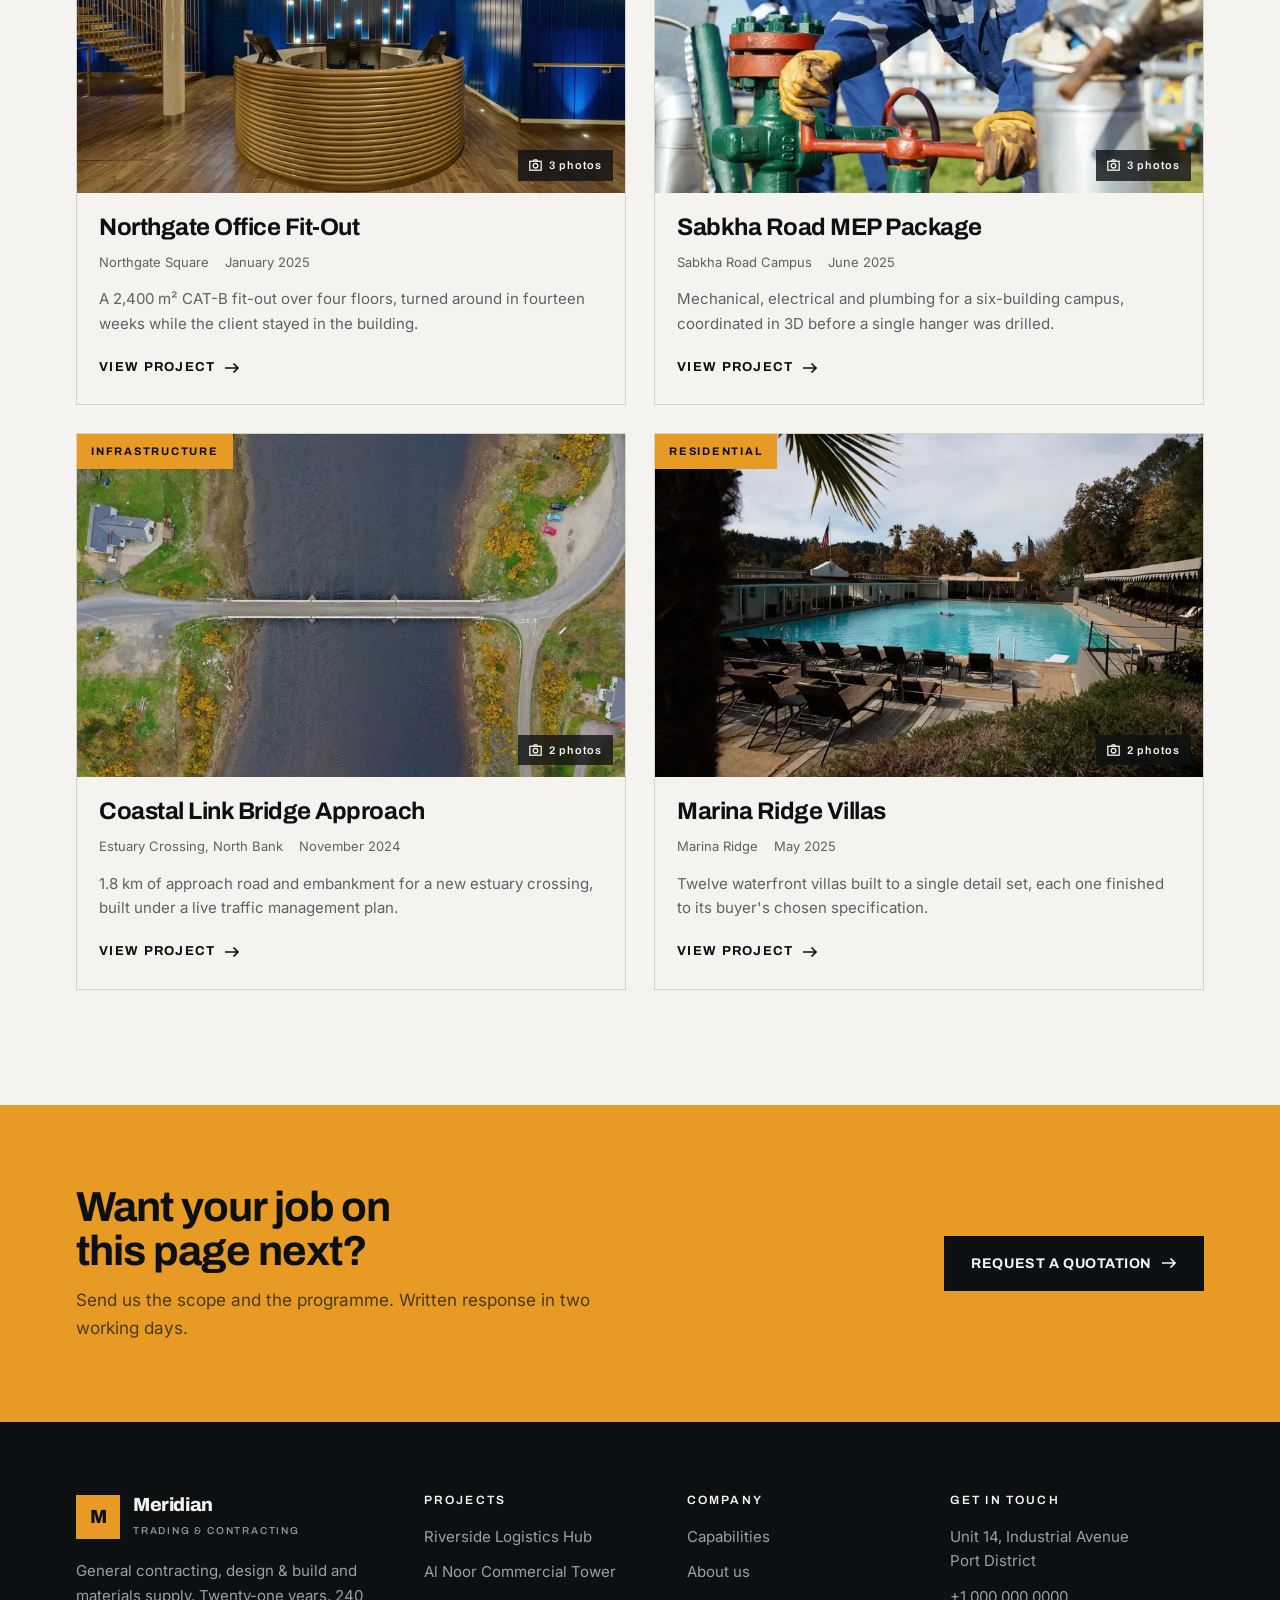
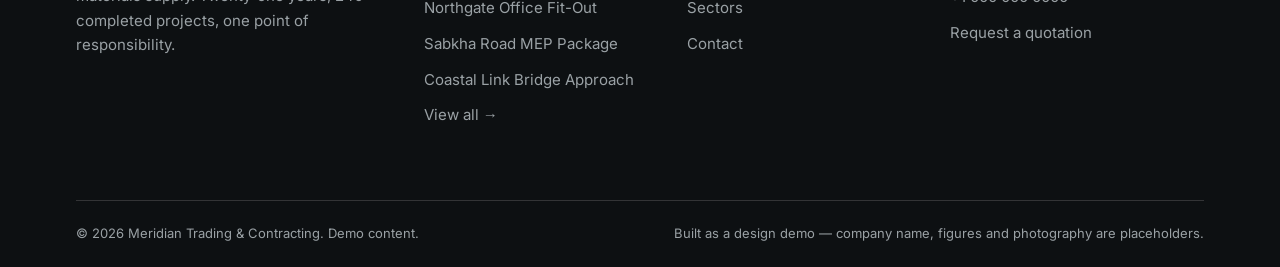
<file: projects.html>
<!doctype html>
<html lang="en">
<head>
<meta charset="utf-8">
<meta name="viewport" content="width=device-width, initial-scale=1">
<title>Projects — Meridian Trading &amp; Contracting</title>
<meta name="description" content="Completed warehouse, commercial tower, road, MEP and fit-out projects, each with a full photo gallery and a written account of delivery.">
<link rel="canonical" href="https://example.com/projects.html">
<meta name="theme-color" content="#0d1012">
<meta property="og:type" content="website">
<meta property="og:title" content="Projects — Meridian Trading &amp; Contracting">
<meta property="og:description" content="Completed warehouse, commercial tower, road, MEP and fit-out projects, each with a full photo gallery and a written account of delivery.">
<meta property="og:image" content="https://example.com/assets/img/full/hero.webp">
<meta name="twitter:card" content="summary_large_image">
<link rel="preload" href="assets/fonts/archivo.woff2" as="font" type="font/woff2" crossorigin>
<link rel="preload" href="assets/fonts/inter.woff2" as="font" type="font/woff2" crossorigin>
<link rel="stylesheet" href="assets/css/style.css">
<link rel="icon" href="data:image/svg+xml,<svg xmlns='http://www.w3.org/2000/svg' viewBox='0 0 32 32'><rect width='32' height='32' fill='%230d1012'/><text x='16' y='23' font-family='Arial' font-size='19' font-weight='bold' fill='%23e79a24' text-anchor='middle'>M</text></svg>">
<script type="application/ld+json">
{
  "@context": "https://schema.org",
  "@type": "CollectionPage",
  "name": "Projects \u2014 Meridian Trading & Contracting",
  "hasPart": [
    {
      "@type": "CreativeWork",
      "name": "Riverside Logistics Hub",
      "url": "https://example.com/project-riverside-logistics-hub.html",
      "abstract": "A 14,000 m\u00b2 distribution warehouse delivered from bare plot to handover in eleven months, including the full MEP package."
    },
    {
      "@type": "CreativeWork",
      "name": "Al Noor Commercial Tower",
      "url": "https://example.com/project-al-noor-commercial-tower.html",
      "abstract": "Eighteen storeys of Grade-A office space, built over a live retail podium that never closed for a single trading day."
    },
    {
      "@type": "CreativeWork",
      "name": "Northgate Office Fit-Out",
      "url": "https://example.com/project-northgate-office-fitout.html",
      "abstract": "A 2,400 m\u00b2 CAT-B fit-out over four floors, turned around in fourteen weeks while the client stayed in the building."
    },
    {
      "@type": "CreativeWork",
      "name": "Sabkha Road MEP Package",
      "url": "https://example.com/project-sabkha-road-mep-package.html",
      "abstract": "Mechanical, electrical and plumbing for a six-building campus, coordinated in 3D before a single hanger was drilled."
    },
    {
      "@type": "CreativeWork",
      "name": "Coastal Link Bridge Approach",
      "url": "https://example.com/project-coastal-link-bridge-approach.html",
      "abstract": "1.8 km of approach road and embankment for a new estuary crossing, built under a live traffic management plan."
    },
    {
      "@type": "CreativeWork",
      "name": "Marina Ridge Villas",
      "url": "https://example.com/project-marina-ridge-villas.html",
      "abstract": "Twelve waterfront villas built to a single detail set, each one finished to its buyer's chosen specification."
    }
  ]
}
</script>
</head>
<body>
<a class="skip" href="#main">Skip to content</a>
<div class="demobar"><b>Design demo</b> &nbsp;·&nbsp; placeholder company, placeholder photos and text — the layout, gallery and CMS structure are the real deliverable.</div>
<div class="utility">
  <div class="wrap">
    <div class="utility__set">
      <span class="utility__tag">Est. 2004</span>
      <span>Licensed general contractor &amp; trading house</span>
    </div>
    <div class="utility__set utility__set--right">
      <span>Mon–Sat, 08:00–18:00</span>
      <a href="contact.html">Request a quotation</a>
    </div>
  </div>
</div>

<header class="masthead">
  <div class="wrap">
    <a class="brand" href="index.html">
      <span class="brand__mark" aria-hidden="true">M</span>
      <span>
        <span class="brand__name">Meridian</span>
        <span class="brand__sub">Trading &amp; Contracting</span>
      </span>
    </a>

    <nav class="nav" id="primary-nav" aria-label="Primary">
      <a href="index.html">Home</a>
      <a href="projects.html" aria-current="page">Projects</a>
      <a href="index.html#capabilities">Capabilities</a>
      <a href="index.html#about">About</a>
      <a href="contact.html">Contact</a>
      <a class="btn" href="contact.html">Request a quote <svg width="15" height="10" viewBox="0 0 15 10" fill="none" aria-hidden="true"><path d="M0 5h13M9 1l4 4-4 4" stroke="currentColor" stroke-width="1.6" stroke-linecap="square"/></svg></a>
    </nav>

    <div class="masthead__cta">
      <a class="btn" href="contact.html">Request a quote <svg width="15" height="10" viewBox="0 0 15 10" fill="none" aria-hidden="true"><path d="M0 5h13M9 1l4 4-4 4" stroke="currentColor" stroke-width="1.6" stroke-linecap="square"/></svg></a>
      <button class="burger" type="button" aria-expanded="false" aria-controls="primary-nav">
        <span></span><span></span><span></span>
        <span class="sr-only">Menu</span>
      </button>
    </div>
  </div>
</header>

<main id="main">

  <section class="phead">
    <div class="wrap">
      <nav class="crumbs" aria-label="Breadcrumb">
        <a href="index.html">Home</a> <span>/</span> Projects
      </nav>
      <h1>Every project, photographed and written up.</h1>
      <p>6 entries in this demo. On the live site this page grows by itself —
      publish a project in the admin and it appears here, in its sector filter, in the
      sitemap and in the footer.</p>
    </div>
  </section>

  <section class="section">
    <div class="wrap">
      <h2 class="sr-only">All projects</h2>
      <div class="filters" data-filters>
      <button type="button" data-filter="all" aria-pressed="true">All projects</button>
      <button type="button" data-filter="buildings" aria-pressed="false">Buildings</button>
      <button type="button" data-filter="industrial" aria-pressed="false">Industrial</button>
      <button type="button" data-filter="interiors" aria-pressed="false">Interiors</button>
      <button type="button" data-filter="mep" aria-pressed="false">MEP</button>
      <button type="button" data-filter="infrastructure" aria-pressed="false">Infrastructure</button>
      <button type="button" data-filter="residential" aria-pressed="false">Residential</button>
      </div>
      <div class="pgrid">
      <a class="pcard pcard--wide rv" href="project-riverside-logistics-hub.html" data-sector="industrial">
        <div class="pcard__media">
          <img src="assets/img/thumb/p2a.webp" width="800" height="500" decoding="async"
               alt="Riverside Logistics Hub — Batching plant and delivery fleet staged on the north apron">
          <span class="pcard__badge">Industrial</span>
          <span class="pcard__count"><svg width="13" height="12" viewBox="0 0 13 12" fill="none" aria-hidden="true"><rect x=".8" y="2.3" width="11.4" height="8.9" stroke="currentColor" stroke-width="1.3"/><circle cx="6.5" cy="6.7" r="2.3" stroke="currentColor" stroke-width="1.3"/><path d="M4.4 2.3l.9-1.5h2.4l.9 1.5" stroke="currentColor" stroke-width="1.3"/></svg> 4 photos</span>
        </div>
        <div class="pcard__body">
          <h3>Riverside Logistics Hub</h3>
          <div class="pcard__meta">
            <span>Port District, Sector 4</span>
            <span>March 2025</span>
          </div>
          <p class="pcard__excerpt">A 14,000 m² distribution warehouse delivered from bare plot to handover in eleven months, including the full MEP package.</p>
          <span class="pcard__more">View project <svg width="15" height="10" viewBox="0 0 15 10" fill="none" aria-hidden="true"><path d="M0 5h13M9 1l4 4-4 4" stroke="currentColor" stroke-width="1.6" stroke-linecap="square"/></svg></span>
        </div>
      </a>
      <a class="pcard pcard--wide rv" href="project-al-noor-commercial-tower.html" data-sector="buildings">
        <div class="pcard__media">
          <img src="assets/img/thumb/p1a.webp" width="800" height="500" decoding="async"
               alt="Al Noor Commercial Tower — Curtain wall reaching level 14">
          <span class="pcard__badge">Buildings</span>
          <span class="pcard__count"><svg width="13" height="12" viewBox="0 0 13 12" fill="none" aria-hidden="true"><rect x=".8" y="2.3" width="11.4" height="8.9" stroke="currentColor" stroke-width="1.3"/><circle cx="6.5" cy="6.7" r="2.3" stroke="currentColor" stroke-width="1.3"/><path d="M4.4 2.3l.9-1.5h2.4l.9 1.5" stroke="currentColor" stroke-width="1.3"/></svg> 3 photos</span>
        </div>
        <div class="pcard__body">
          <h3>Al Noor Commercial Tower</h3>
          <div class="pcard__meta">
            <span>Central Business District</span>
            <span>September 2024</span>
          </div>
          <p class="pcard__excerpt">Eighteen storeys of Grade-A office space, built over a live retail podium that never closed for a single trading day.</p>
          <span class="pcard__more">View project <svg width="15" height="10" viewBox="0 0 15 10" fill="none" aria-hidden="true"><path d="M0 5h13M9 1l4 4-4 4" stroke="currentColor" stroke-width="1.6" stroke-linecap="square"/></svg></span>
        </div>
      </a>
      <a class="pcard pcard--wide rv" href="project-northgate-office-fitout.html" data-sector="interiors">
        <div class="pcard__media">
          <img src="assets/img/thumb/p3a.webp" width="800" height="500" loading="lazy" decoding="async"
               alt="Northgate Office Fit-Out — Reception desk and waiting area after handover">
          <span class="pcard__badge">Interiors</span>
          <span class="pcard__count"><svg width="13" height="12" viewBox="0 0 13 12" fill="none" aria-hidden="true"><rect x=".8" y="2.3" width="11.4" height="8.9" stroke="currentColor" stroke-width="1.3"/><circle cx="6.5" cy="6.7" r="2.3" stroke="currentColor" stroke-width="1.3"/><path d="M4.4 2.3l.9-1.5h2.4l.9 1.5" stroke="currentColor" stroke-width="1.3"/></svg> 3 photos</span>
        </div>
        <div class="pcard__body">
          <h3>Northgate Office Fit-Out</h3>
          <div class="pcard__meta">
            <span>Northgate Square</span>
            <span>January 2025</span>
          </div>
          <p class="pcard__excerpt">A 2,400 m² CAT-B fit-out over four floors, turned around in fourteen weeks while the client stayed in the building.</p>
          <span class="pcard__more">View project <svg width="15" height="10" viewBox="0 0 15 10" fill="none" aria-hidden="true"><path d="M0 5h13M9 1l4 4-4 4" stroke="currentColor" stroke-width="1.6" stroke-linecap="square"/></svg></span>
        </div>
      </a>
      <a class="pcard pcard--wide rv" href="project-sabkha-road-mep-package.html" data-sector="mep">
        <div class="pcard__media">
          <img src="assets/img/thumb/p4a.webp" width="800" height="500" loading="lazy" decoding="async"
               alt="Sabkha Road MEP Package — Plant room pipework during commissioning">
          <span class="pcard__badge">MEP</span>
          <span class="pcard__count"><svg width="13" height="12" viewBox="0 0 13 12" fill="none" aria-hidden="true"><rect x=".8" y="2.3" width="11.4" height="8.9" stroke="currentColor" stroke-width="1.3"/><circle cx="6.5" cy="6.7" r="2.3" stroke="currentColor" stroke-width="1.3"/><path d="M4.4 2.3l.9-1.5h2.4l.9 1.5" stroke="currentColor" stroke-width="1.3"/></svg> 3 photos</span>
        </div>
        <div class="pcard__body">
          <h3>Sabkha Road MEP Package</h3>
          <div class="pcard__meta">
            <span>Sabkha Road Campus</span>
            <span>June 2025</span>
          </div>
          <p class="pcard__excerpt">Mechanical, electrical and plumbing for a six-building campus, coordinated in 3D before a single hanger was drilled.</p>
          <span class="pcard__more">View project <svg width="15" height="10" viewBox="0 0 15 10" fill="none" aria-hidden="true"><path d="M0 5h13M9 1l4 4-4 4" stroke="currentColor" stroke-width="1.6" stroke-linecap="square"/></svg></span>
        </div>
      </a>
      <a class="pcard pcard--wide rv" href="project-coastal-link-bridge-approach.html" data-sector="infrastructure">
        <div class="pcard__media">
          <img src="assets/img/thumb/p5b.webp" width="800" height="500" loading="lazy" decoding="async"
               alt="Coastal Link Bridge Approach — The completed approach and crossing">
          <span class="pcard__badge">Infrastructure</span>
          <span class="pcard__count"><svg width="13" height="12" viewBox="0 0 13 12" fill="none" aria-hidden="true"><rect x=".8" y="2.3" width="11.4" height="8.9" stroke="currentColor" stroke-width="1.3"/><circle cx="6.5" cy="6.7" r="2.3" stroke="currentColor" stroke-width="1.3"/><path d="M4.4 2.3l.9-1.5h2.4l.9 1.5" stroke="currentColor" stroke-width="1.3"/></svg> 2 photos</span>
        </div>
        <div class="pcard__body">
          <h3>Coastal Link Bridge Approach</h3>
          <div class="pcard__meta">
            <span>Estuary Crossing, North Bank</span>
            <span>November 2024</span>
          </div>
          <p class="pcard__excerpt">1.8 km of approach road and embankment for a new estuary crossing, built under a live traffic management plan.</p>
          <span class="pcard__more">View project <svg width="15" height="10" viewBox="0 0 15 10" fill="none" aria-hidden="true"><path d="M0 5h13M9 1l4 4-4 4" stroke="currentColor" stroke-width="1.6" stroke-linecap="square"/></svg></span>
        </div>
      </a>
      <a class="pcard pcard--wide rv" href="project-marina-ridge-villas.html" data-sector="residential">
        <div class="pcard__media">
          <img src="assets/img/thumb/p6a.webp" width="800" height="500" loading="lazy" decoding="async"
               alt="Marina Ridge Villas — Completed villa with pool terrace">
          <span class="pcard__badge">Residential</span>
          <span class="pcard__count"><svg width="13" height="12" viewBox="0 0 13 12" fill="none" aria-hidden="true"><rect x=".8" y="2.3" width="11.4" height="8.9" stroke="currentColor" stroke-width="1.3"/><circle cx="6.5" cy="6.7" r="2.3" stroke="currentColor" stroke-width="1.3"/><path d="M4.4 2.3l.9-1.5h2.4l.9 1.5" stroke="currentColor" stroke-width="1.3"/></svg> 2 photos</span>
        </div>
        <div class="pcard__body">
          <h3>Marina Ridge Villas</h3>
          <div class="pcard__meta">
            <span>Marina Ridge</span>
            <span>May 2025</span>
          </div>
          <p class="pcard__excerpt">Twelve waterfront villas built to a single detail set, each one finished to its buyer's chosen specification.</p>
          <span class="pcard__more">View project <svg width="15" height="10" viewBox="0 0 15 10" fill="none" aria-hidden="true"><path d="M0 5h13M9 1l4 4-4 4" stroke="currentColor" stroke-width="1.6" stroke-linecap="square"/></svg></span>
        </div>
      </a>
      </div>
      <p data-empty hidden style="color:var(--muted)">No projects in that sector yet.</p>
    </div>
  </section>

  <section class="cta">
    <div class="wrap">
      <div>
        <h2>Want your job on this page next?</h2>
        <p>Send us the scope and the programme. Written response in two working days.</p>
      </div>
      <a class="btn" href="contact.html">Request a quotation <svg width="15" height="10" viewBox="0 0 15 10" fill="none" aria-hidden="true"><path d="M0 5h13M9 1l4 4-4 4" stroke="currentColor" stroke-width="1.6" stroke-linecap="square"/></svg></a>
    </div>
  </section>

</main>
<footer class="foot">
  <div class="wrap">
    <div class="foot__top">
      <div class="foot__brand">
        <a class="brand" href="index.html">
          <span class="brand__mark" aria-hidden="true">M</span>
          <span><span class="brand__name">Meridian</span>
          <span class="brand__sub">Trading &amp; Contracting</span></span>
        </a>
        <p class="foot__blurb">General contracting, design &amp; build and materials
        supply. Twenty-one years, 240 completed projects, one point of responsibility.</p>
      </div>
      <div>
        <h3>Projects</h3>
        <ul>
        <li><a href="project-riverside-logistics-hub.html">Riverside Logistics Hub</a></li>
        <li><a href="project-al-noor-commercial-tower.html">Al Noor Commercial Tower</a></li>
        <li><a href="project-northgate-office-fitout.html">Northgate Office Fit-Out</a></li>
        <li><a href="project-sabkha-road-mep-package.html">Sabkha Road MEP Package</a></li>
        <li><a href="project-coastal-link-bridge-approach.html">Coastal Link Bridge Approach</a></li>
          <li><a href="projects.html">View all &rarr;</a></li>
        </ul>
      </div>
      <div>
        <h3>Company</h3>
        <ul>
          <li><a href="index.html#capabilities">Capabilities</a></li>
          <li><a href="index.html#about">About us</a></li>
          <li><a href="index.html#sectors">Sectors</a></li>
          <li><a href="contact.html">Contact</a></li>
        </ul>
      </div>
      <div>
        <h3>Get in touch</h3>
        <ul>
          <li>Unit 14, Industrial Avenue<br>Port District</li>
          <li><a href="tel:+10000000000">+1 000 000 0000</a></li>
          <li><a href="contact.html">Request a quotation</a></li>
        </ul>
      </div>
    </div>
    <div class="foot__bottom">
      <span>&copy; 2026 Meridian Trading &amp; Contracting. Demo content.</span>
      <span>Built as a design demo — company name, figures and photography are placeholders.</span>
    </div>
  </div>
</footer>

<script src="assets/js/main.js" defer></script>
</body>
</html>
</file>
<file: assets/css/style.css>
/* ==========================================================================
   Meridian Trading & Contracting — demo theme stylesheet
   ========================================================================== */

@font-face {
  font-family: 'Archivo';
  src: url('../fonts/archivo.woff2') format('woff2');
  font-weight: 400 800;
  font-style: normal;
  font-display: swap;
}
@font-face {
  font-family: 'InterVar';
  src: url('../fonts/inter.woff2') format('woff2');
  font-weight: 400 700;
  font-style: normal;
  font-display: swap;
}

:root {
  --ink:        #0d1012;
  --ink-2:      #171b1e;
  --ink-3:      #232a2e;
  --paper:      #f5f3ef;
  --paper-2:    #ebe8e2;
  --line:       #d6d2c9;
  --line-dark:  rgba(245, 243, 239, .16);
  --muted:      #5d6164;
  --muted-dark: #9aa1a5;
  --amber:      #e79a24;
  --amber-soft: #f6bd5c;
  --steel:      #4a6b7c;

  --wrap: 1240px;
  --gut: clamp(20px, 5vw, 56px);

  --f-head: 'Archivo', 'Arial Narrow', Helvetica, sans-serif;
  --f-body: 'InterVar', -apple-system, BlinkMacSystemFont, 'Segoe UI', Roboto, Helvetica, Arial, sans-serif;

  --ease: cubic-bezier(.22, .61, .36, 1);
}

*, *::before, *::after { box-sizing: border-box; }

html { -webkit-text-size-adjust: 100%; scroll-behavior: smooth; }

body {
  margin: 0;
  background: var(--paper);
  color: var(--ink);
  font-family: var(--f-body);
  font-size: 17px;
  line-height: 1.65;
  -webkit-font-smoothing: antialiased;
  overflow-x: hidden;
}

img { max-width: 100%; display: block; }
a { color: inherit; }

h1, h2, h3, h4, .h {
  font-family: var(--f-head);
  font-weight: 700;
  letter-spacing: -.02em;
  line-height: 1.06;
  margin: 0;
  text-wrap: balance;
}

.wrap { width: 100%; max-width: var(--wrap); margin-inline: auto; padding-inline: var(--gut); }

.eyebrow {
  font-family: var(--f-head);
  font-size: 12px;
  font-weight: 600;
  letter-spacing: .18em;
  text-transform: uppercase;
  color: var(--muted);
  display: flex;
  align-items: center;
  gap: 12px;
}
.eyebrow::before {
  content: '';
  width: 28px;
  height: 2px;
  background: var(--amber);
  flex: none;
}
.eyebrow--light { color: var(--muted-dark); }

.sr-only {
  position: absolute; width: 1px; height: 1px; padding: 0; margin: -1px;
  overflow: hidden; clip: rect(0 0 0 0); white-space: nowrap; border: 0;
}

.skip {
  position: absolute; left: 8px; top: -60px; z-index: 200;
  background: var(--amber); color: var(--ink); padding: 10px 18px;
  font-family: var(--f-head); font-weight: 700; font-size: 14px;
  transition: top .2s var(--ease);
}
.skip:focus { top: 8px; }

:focus-visible { outline: 3px solid var(--amber); outline-offset: 3px; }

/* ---------- buttons ---------- */

.btn {
  display: inline-flex;
  align-items: center;
  gap: 10px;
  font-family: var(--f-head);
  font-size: 14px;
  font-weight: 700;
  letter-spacing: .04em;
  text-transform: uppercase;
  text-decoration: none;
  padding: 15px 26px;
  border: 1px solid transparent;
  background: var(--amber);
  color: var(--ink);
  cursor: pointer;
  transition: background .22s var(--ease), color .22s var(--ease), transform .22s var(--ease);
}
.btn:hover { background: var(--amber-soft); transform: translateY(-2px); }
.btn svg { transition: transform .25s var(--ease); }
.btn:hover svg { transform: translateX(4px); }

.btn--ghost { background: transparent; border-color: var(--ink); color: var(--ink); }
.btn--ghost:hover { background: var(--ink); color: var(--paper); }

.btn--ghost-light { background: transparent; border-color: var(--line-dark); color: var(--paper); }
.btn--ghost-light:hover { background: var(--paper); color: var(--ink); }

/* ---------- utility bar ---------- */

.utility {
  background: var(--ink);
  color: var(--muted-dark);
  font-size: 13px;
  letter-spacing: .02em;
}
.utility .wrap {
  display: flex;
  justify-content: space-between;
  align-items: center;
  gap: 20px;
  min-height: 40px;
  padding-block: 8px;
}
.utility a { text-decoration: none; }
.utility a:hover { color: var(--paper); }
.utility__set { display: flex; gap: 26px; align-items: center; }
.utility__tag {
  font-family: var(--f-head);
  font-size: 11px;
  letter-spacing: .2em;
  text-transform: uppercase;
  color: var(--amber);
}
@media (max-width: 820px) { .utility__set--right { display: none; } }

/* ---------- header ---------- */

.masthead {
  position: sticky;
  top: 0;
  z-index: 90;
  background: var(--paper);
  border-bottom: 1px solid var(--line);
}
.masthead .wrap {
  display: flex;
  align-items: center;
  justify-content: space-between;
  gap: 24px;
  min-height: 78px;
}

.brand { display: flex; align-items: center; gap: 13px; text-decoration: none; }
.brand__mark {
  width: 40px; height: 40px; flex: none;
  background: var(--ink);
  color: var(--amber);
  display: grid; place-items: center;
  font-family: var(--f-head); font-weight: 800; font-size: 19px; letter-spacing: -.03em;
}
.brand__name {
  font-family: var(--f-head); font-weight: 800; font-size: 19px;
  letter-spacing: -.02em; line-height: 1;
}
.brand__sub {
  display: block; font-family: var(--f-head); font-weight: 500;
  font-size: 10px; letter-spacing: .18em; text-transform: uppercase;
  color: var(--muted); margin-top: 4px; white-space: nowrap;
}

.nav { display: flex; align-items: center; gap: 34px; }
.nav a {
  font-family: var(--f-head);
  font-size: 14px; font-weight: 600; letter-spacing: .05em; text-transform: uppercase;
  text-decoration: none; color: var(--ink);
  position: relative; padding-block: 6px;
}
.nav a::after {
  content: ''; position: absolute; left: 0; bottom: 0; height: 2px; width: 100%;
  background: var(--amber); transform: scaleX(0); transform-origin: left;
  transition: transform .25s var(--ease);
}
.nav a:hover::after, .nav a[aria-current="page"]::after { transform: scaleX(1); }
.nav a[aria-current="page"] { color: var(--ink); }
.nav .btn { display: none; }        /* duplicate of the masthead CTA — mobile menu only */

.masthead__cta { display: flex; align-items: center; gap: 14px; }
.masthead__cta .btn { padding: 13px 22px; }

.burger {
  display: none; width: 44px; height: 44px; border: 1px solid var(--line);
  background: transparent; cursor: pointer; padding: 0;
  align-items: center; justify-content: center; flex-direction: column; gap: 5px;
}
.burger span { display: block; width: 20px; height: 2px; background: var(--ink); transition: transform .25s var(--ease), opacity .2s; }
.burger[aria-expanded="true"] span:nth-child(1) { transform: translateY(7px) rotate(45deg); }
.burger[aria-expanded="true"] span:nth-child(2) { opacity: 0; }
.burger[aria-expanded="true"] span:nth-child(3) { transform: translateY(-7px) rotate(-45deg); }

@media (max-width: 980px) {
  .burger { display: flex; }
  .masthead__cta .btn { display: none; }
  .nav {
    position: absolute; top: 100%; left: 0; right: 0;
    background: var(--paper); border-bottom: 1px solid var(--line);
    flex-direction: column; align-items: stretch; gap: 0;
    padding: 8px var(--gut) 22px;
    display: none;
  }
  .nav[data-open="true"] { display: flex; }
  .nav a { padding: 15px 0; border-bottom: 1px solid var(--line); font-size: 16px; }
  .nav a::after { display: none; }
  .nav .btn { display: inline-flex; margin-top: 18px; justify-content: center; border-bottom: 0; }
}
@media (max-width: 560px) {
  .utility__set span:not(.utility__tag) { display: none; }
  .demobar { font-size: 12px; }
}

/* ---------- hero ---------- */

.hero {
  position: relative;
  background: var(--ink);
  color: var(--paper);
  overflow: hidden;
  isolation: isolate;
}
.hero__media {
  position: absolute; inset: 0; z-index: -2;
}
.hero__media img { width: 100%; height: 100%; object-fit: cover; }
.hero::after {
  content: ''; position: absolute; inset: 0; z-index: -1;
  background:
    linear-gradient(105deg, rgba(13,16,18,.94) 0%, rgba(13,16,18,.82) 42%, rgba(13,16,18,.42) 100%);
}
.hero__inner { padding-block: clamp(72px, 12vw, 140px) clamp(60px, 8vw, 96px); }
.hero__title {
  font-size: clamp(38px, 7.2vw, 82px);
  font-weight: 800;
  max-width: 15ch;
  margin: 26px 0 0;
}
.hero__title em { font-style: normal; color: var(--amber); }
.hero__lede {
  max-width: 52ch;
  margin: 26px 0 0;
  color: #cfd4d7;
  font-size: clamp(16px, 1.8vw, 19px);
}
.hero__actions { display: flex; flex-wrap: wrap; gap: 14px; margin-top: 38px; }

.hero__stats {
  border-top: 1px solid var(--line-dark);
  display: grid;
  grid-template-columns: repeat(4, 1fr);
}
.hero__stats > div {
  padding: 26px 0 30px;
  border-right: 1px solid var(--line-dark);
  padding-right: 20px;
}
.hero__stats > div:last-child { border-right: 0; }
.hero__stats b {
  display: block;
  font-family: var(--f-head); font-weight: 800;
  font-size: clamp(28px, 4vw, 44px); letter-spacing: -.03em; line-height: 1;
  color: var(--paper);
}
.hero__stats span {
  display: block; margin-top: 9px;
  font-size: 12px; letter-spacing: .14em; text-transform: uppercase; color: var(--muted-dark);
  font-family: var(--f-head); font-weight: 500;
}
@media (max-width: 720px) {
  .hero__stats { grid-template-columns: 1fr 1fr; }
  .hero__stats > div:nth-child(2) { border-right: 0; }
  .hero__stats > div:nth-child(1), .hero__stats > div:nth-child(2) { border-bottom: 1px solid var(--line-dark); }
}

/* ---------- sections ---------- */

.section { padding-block: clamp(64px, 9vw, 116px); }
.section--tight { padding-block: clamp(48px, 6vw, 76px); }
.section--dark { background: var(--ink); color: var(--paper); }
.section--paper2 { background: var(--paper-2); }

.section__head {
  display: grid;
  grid-template-columns: minmax(0, 1fr) minmax(0, .82fr);
  gap: clamp(24px, 5vw, 64px);
  align-items: end;
  margin-bottom: clamp(38px, 5vw, 60px);
}
.section__title {
  font-size: clamp(30px, 4.4vw, 50px);
  margin-top: 18px;
  max-width: 18ch;
}
.section__note { color: var(--muted); max-width: 46ch; }
.section--dark .section__note { color: var(--muted-dark); }
@media (max-width: 860px) { .section__head { grid-template-columns: 1fr; align-items: start; } }

/* ---------- capabilities ---------- */

.caps {
  display: grid;
  grid-template-columns: repeat(4, 1fr);
  border-top: 1px solid var(--line);
}
.caps__item {
  border-right: 1px solid var(--line);
  border-bottom: 1px solid var(--line);
  padding: 30px 26px 34px 0;
  position: relative;
}
.caps__item:last-child { border-right: 0; }
.caps__num {
  font-family: var(--f-head); font-weight: 700; font-size: 12px;
  letter-spacing: .18em; color: var(--amber);
}
.caps__item h3 { font-size: 20px; margin: 14px 0 10px; }
.caps__item p { margin: 0; font-size: 15px; color: var(--muted); }
@media (max-width: 900px) {
  .caps { grid-template-columns: 1fr 1fr; }
  .caps__item { padding-right: 22px; }
  .caps__item:nth-child(2n) { border-right: 0; }
}
@media (max-width: 560px) {
  .caps { grid-template-columns: 1fr; }
  .caps__item { border-right: 0; padding-right: 0; }
}

/* ---------- project grid ---------- */

.pgrid {
  display: grid;
  grid-template-columns: repeat(6, 1fr);
  gap: clamp(16px, 2.2vw, 28px);
}
.pcard {
  grid-column: span 2;
  display: flex;
  flex-direction: column;
  text-decoration: none;
  background: var(--paper);
  border: 1px solid var(--line);
  transition: transform .3s var(--ease), box-shadow .3s var(--ease), border-color .3s var(--ease);
}
.pcard--wide { grid-column: span 3; }
.pcard--hero { grid-column: span 6; }
.pcard:hover {
  transform: translateY(-5px);
  border-color: var(--ink);
  box-shadow: 0 18px 44px -22px rgba(13,16,18,.5);
}
.pcard__media { position: relative; overflow: hidden; aspect-ratio: 16 / 10; background: var(--ink-3); }
.pcard--hero { flex-direction: row; }
.pcard--hero .pcard__media { aspect-ratio: auto; flex: 1 1 55%; min-height: 380px; }
.pcard--hero .pcard__body { flex: 1 1 45%; justify-content: center; padding: clamp(26px, 3.4vw, 46px); }
@media (max-width: 760px) {
  .pcard--hero { flex-direction: column; }
  .pcard--hero .pcard__media { aspect-ratio: 16 / 10; min-height: 0; }
}
.pcard__media img {
  width: 100%; height: 100%; object-fit: cover;
  transition: transform .55s var(--ease);
}
.pcard:hover .pcard__media img { transform: scale(1.05); }
.pcard__badge {
  position: absolute; top: 0; left: 0;
  background: var(--amber); color: var(--ink);
  font-family: var(--f-head); font-weight: 700; font-size: 11px;
  letter-spacing: .16em; text-transform: uppercase;
  padding: 8px 14px;
}
.pcard__count {
  position: absolute; right: 12px; bottom: 12px;
  background: rgba(13,16,18,.78);
  color: var(--paper);
  font-family: var(--f-head); font-weight: 600; font-size: 11px;
  letter-spacing: .1em;
  padding: 6px 11px;
  display: flex; align-items: center; gap: 7px;
  backdrop-filter: blur(3px);
}
.pcard__body { padding: 22px 22px 26px; display: flex; flex-direction: column; flex: 1; }
.pcard__body h3 { font-size: clamp(19px, 2vw, 24px); }
.pcard--hero .pcard__body h3 { font-size: clamp(23px, 2.6vw, 31px); }
.pcard__meta {
  margin-top: 12px; font-size: 13px; color: var(--muted);
  display: flex; flex-wrap: wrap; gap: 8px 16px;
}
.pcard__meta span { display: flex; align-items: center; gap: 6px; }
.pcard__excerpt { margin: 14px 0 0; font-size: 15px; color: var(--muted); }
.pcard__more {
  margin-top: auto; padding-top: 20px;
  font-family: var(--f-head); font-weight: 700; font-size: 13px;
  letter-spacing: .1em; text-transform: uppercase;
  display: flex; align-items: center; gap: 9px;
}
.pcard__more svg { transition: transform .25s var(--ease); }
.pcard:hover .pcard__more svg { transform: translateX(5px); }

@media (max-width: 980px) {
  .pgrid { grid-template-columns: repeat(2, 1fr); }
  .pcard, .pcard--wide, .pcard--hero { grid-column: span 1; }
}
@media (max-width: 620px) {
  .pgrid { grid-template-columns: 1fr; }
}

/* ---------- filters ---------- */

.filters {
  display: flex; flex-wrap: wrap; gap: 10px;
  margin-bottom: clamp(28px, 4vw, 44px);
}
.filters button {
  font-family: var(--f-head); font-weight: 600; font-size: 13px;
  letter-spacing: .08em; text-transform: uppercase;
  padding: 11px 18px; cursor: pointer;
  background: transparent; color: var(--ink);
  border: 1px solid var(--line);
  transition: all .22s var(--ease);
}
.filters button:hover { border-color: var(--ink); }
.filters button[aria-pressed="true"] { background: var(--ink); color: var(--paper); border-color: var(--ink); }

/* ---------- split / about ---------- */

.split {
  display: grid;
  grid-template-columns: minmax(0, 1fr) minmax(0, 1fr);
  gap: clamp(28px, 5vw, 72px);
  align-items: center;
}
@media (max-width: 900px) { .split { grid-template-columns: 1fr; } }
.split__media { position: relative; }
.split__media img { width: 100%; aspect-ratio: 4 / 3; object-fit: cover; }
.split__stamp {
  position: absolute; right: -14px; bottom: -22px;
  background: var(--amber); color: var(--ink);
  padding: 20px 24px; max-width: 190px;
}
.split__stamp b { font-family: var(--f-head); font-weight: 800; font-size: 34px; display: block; line-height: 1; }
.split__stamp span { font-size: 12px; letter-spacing: .1em; text-transform: uppercase; font-family: var(--f-head); font-weight: 600; }
@media (max-width: 520px) { .split__stamp { right: 0; bottom: -16px; padding: 15px 18px; } }

.ticklist { list-style: none; margin: 26px 0 0; padding: 0; display: grid; gap: 13px; }
.ticklist li { display: flex; gap: 13px; align-items: flex-start; font-size: 16px; }
.ticklist svg { flex: none; margin-top: 4px; color: var(--amber); }

/* ---------- sector marquee ---------- */

.sectors { display: flex; flex-wrap: wrap; gap: 0; border-top: 1px solid var(--line-dark); }
.sectors div {
  flex: 1 1 200px;
  padding: 22px 18px;
  border-bottom: 1px solid var(--line-dark);
  border-right: 1px solid var(--line-dark);
  font-family: var(--f-head); font-weight: 600; font-size: 15px;
  letter-spacing: .04em;
  display: flex; align-items: center; gap: 12px;
}
.sectors div span { color: var(--amber); font-size: 12px; letter-spacing: .14em; }

/* ---------- CTA ---------- */

.cta {
  background: var(--amber);
  color: var(--ink);
  padding-block: clamp(48px, 7vw, 80px);
}
.cta .wrap { display: flex; flex-wrap: wrap; gap: 28px; align-items: center; justify-content: space-between; }
.cta h2 { font-size: clamp(26px, 3.6vw, 42px); max-width: 20ch; }
.cta p { margin: 12px 0 0; max-width: 48ch; color: #4a3a1c; }
.cta .btn { background: var(--ink); color: var(--paper); }
.cta .btn:hover { background: var(--ink-3); }

/* ---------- footer ---------- */

.foot { background: var(--ink); color: var(--muted-dark); font-size: 15px; }
.foot__top {
  display: grid;
  grid-template-columns: 1.4fr 1fr 1fr 1.2fr;
  gap: clamp(26px, 4vw, 56px);
  padding-block: clamp(48px, 6vw, 72px);
}
@media (max-width: 900px) { .foot__top { grid-template-columns: 1fr 1fr; } }
@media (max-width: 560px) { .foot__top { grid-template-columns: 1fr; } }
.foot h3 {
  font-size: 12px; letter-spacing: .18em; text-transform: uppercase;
  color: var(--paper); margin-bottom: 18px; font-weight: 600;
}
.foot ul { list-style: none; margin: 0; padding: 0; display: grid; gap: 11px; }
.foot a { text-decoration: none; }
.foot a:hover { color: var(--amber); }
.foot__brand .brand__mark { width: 44px; height: 44px; background: var(--amber); color: var(--ink); }
.foot__brand .brand__name { color: var(--paper); }
.foot__brand .brand__sub { color: var(--muted-dark); }
.foot__blurb { margin: 20px 0 0; max-width: 34ch; }
.foot__bottom {
  border-top: 1px solid var(--line-dark);
  padding-block: 22px;
  display: flex; flex-wrap: wrap; gap: 14px; justify-content: space-between;
  font-size: 13px;
}

/* ---------- page header (inner pages) ---------- */

.phead {
  background: var(--ink);
  color: var(--paper);
  padding-block: clamp(46px, 6.5vw, 84px);
}
.phead h1 { font-size: clamp(32px, 5.6vw, 62px); margin-top: 20px; max-width: 20ch; }
.phead p { color: var(--muted-dark); max-width: 58ch; margin: 20px 0 0; }

.crumbs {
  font-size: 13px; color: var(--muted-dark);
  display: flex; flex-wrap: wrap; gap: 9px; align-items: center;
}
.crumbs a { text-decoration: none; }
.crumbs a:hover { color: var(--amber); }
.crumbs span { opacity: .5; }

/* ---------- project detail ---------- */

.pdetail {
  display: grid;
  grid-template-columns: minmax(0, 1fr) 320px;
  gap: clamp(30px, 4.5vw, 64px);
  align-items: start;
}
@media (max-width: 1000px) { .pdetail { grid-template-columns: 1fr; } }

/* gallery */
.gal__stage {
  position: relative;
  aspect-ratio: 16 / 10;
  background: var(--ink-3);
  overflow: hidden;
  cursor: zoom-in;
}
.gal__stage img { width: 100%; height: 100%; object-fit: cover; }
.gal__zoom {
  position: absolute; right: 14px; bottom: 14px;
  background: rgba(13,16,18,.8); color: var(--paper);
  font-family: var(--f-head); font-size: 11px; font-weight: 600;
  letter-spacing: .12em; text-transform: uppercase;
  padding: 9px 14px; display: flex; align-items: center; gap: 8px;
  pointer-events: none;
}
.gal__zoom i { font-style: normal; }
.gal__zoom .is-touch { display: none; }
@media (hover: none) {
  .gal__zoom .is-mouse { display: none; }
  .gal__zoom .is-touch { display: inline; }
}
.gal__nav {
  position: absolute; top: 50%; transform: translateY(-50%);
  width: 46px; height: 62px; border: 0; cursor: pointer;
  background: rgba(13,16,18,.62); color: var(--paper);
  display: grid; place-items: center;
  transition: background .2s var(--ease);
}
.gal__nav:hover { background: var(--amber); color: var(--ink); }
.gal__nav--prev { left: 0; }
.gal__nav--next { right: 0; }

.gal__thumbs {
  display: grid;
  grid-template-columns: repeat(auto-fill, minmax(96px, 1fr));
  gap: 10px;
  margin-top: 10px;
}
.gal__thumbs button {
  padding: 0; border: 1px solid transparent; background: none; cursor: pointer;
  aspect-ratio: 4 / 3; overflow: hidden; position: relative;
  transition: border-color .2s var(--ease), opacity .2s var(--ease);
  opacity: .6;
}
.gal__thumbs button img { width: 100%; height: 100%; object-fit: cover; }
.gal__thumbs button:hover { opacity: 1; }
.gal__thumbs button[aria-current="true"] { opacity: 1; border-color: var(--amber); }

/* write-up */
.prose { margin-top: clamp(34px, 4.5vw, 56px); max-width: 68ch; }
.prose h2 {
  font-size: clamp(23px, 2.8vw, 31px);
  margin: 44px 0 16px;
  padding-top: 24px;
  border-top: 1px solid var(--line);
}
.prose h2:first-child { margin-top: 0; padding-top: 0; border-top: 0; }
.prose h3 { font-size: 19px; margin: 30px 0 10px; }
.prose p { margin: 0 0 18px; }
.prose a { color: var(--ink); text-decoration: underline; text-decoration-color: var(--amber); text-underline-offset: 4px; text-decoration-thickness: 2px; }
.prose a:hover { color: var(--steel); }
.prose ul, .prose ol { margin: 0 0 20px; padding-left: 22px; }
.prose li { margin-bottom: 9px; }
.prose li::marker { color: var(--amber); }
.prose blockquote {
  margin: 26px 0; padding: 4px 0 4px 24px;
  border-left: 3px solid var(--amber);
  font-size: 19px; line-height: 1.5;
}
.prose blockquote footer { font-size: 14px; color: var(--muted); margin-top: 10px; }
.prose figure { margin: 30px 0; }
.prose figcaption { font-size: 13px; color: var(--muted); margin-top: 10px; }
.prose table { width: 100%; border-collapse: collapse; margin: 24px 0; font-size: 15px; }
.prose th, .prose td { text-align: left; padding: 11px 14px; border-bottom: 1px solid var(--line); }
.prose th { font-family: var(--f-head); font-size: 12px; letter-spacing: .1em; text-transform: uppercase; }
.prose img { margin: 26px 0; }
.prose > .tablewrap { overflow-x: auto; }

/* fact sheet */
.facts {
  position: sticky; top: 96px;
  border: 1px solid var(--line);
  background: var(--paper-2);
}
.facts__head {
  background: var(--ink); color: var(--paper);
  padding: 16px 22px;
  font-family: var(--f-head); font-size: 12px; font-weight: 700;
  letter-spacing: .18em; text-transform: uppercase;
}
.facts dl { margin: 0; padding: 8px 22px 20px; }
.facts dt {
  font-family: var(--f-head); font-size: 11px; font-weight: 600;
  letter-spacing: .16em; text-transform: uppercase; color: var(--muted);
  margin-top: 18px;
}
.facts dd { margin: 5px 0 0; font-size: 16px; }
.facts__foot { padding: 0 22px 22px; }
.facts__foot .btn { width: 100%; justify-content: center; }
@media (max-width: 1000px) { .facts { position: static; } }

/* next project */
.nextproj {
  border-top: 1px solid var(--line);
  margin-top: clamp(48px, 6vw, 80px);
  padding-top: clamp(26px, 3vw, 40px);
  display: flex; flex-wrap: wrap; gap: 20px; justify-content: space-between; align-items: center;
}
.nextproj a { text-decoration: none; display: flex; align-items: center; gap: 16px; }
.nextproj img { width: 88px; height: 62px; object-fit: cover; flex: none; }
.nextproj small {
  display: block; font-family: var(--f-head); font-size: 11px; font-weight: 600;
  letter-spacing: .16em; text-transform: uppercase; color: var(--muted); margin-bottom: 5px;
}
.nextproj b { font-family: var(--f-head); font-size: 19px; font-weight: 700; letter-spacing: -.01em; }

/* ---------- lightbox ---------- */

.lb {
  position: fixed; inset: 0; z-index: 200;
  background: #0a0c0d;
  display: none;
}
.lb[data-open="true"] {
  display: grid;
  grid-template-rows: auto minmax(0, 1fr) auto;   /* definite middle row so the
                                                     image's max-height resolves */
}
.lb__bar {
  display: flex; align-items: center; justify-content: space-between; gap: 16px;
  padding: 14px clamp(14px, 3vw, 26px);
  color: var(--muted-dark);
  font-family: var(--f-head); font-size: 12px; font-weight: 600; letter-spacing: .14em; text-transform: uppercase;
}
.lb__close {
  background: transparent; border: 1px solid var(--line-dark); color: var(--paper);
  width: 42px; height: 42px; cursor: pointer; display: grid; place-items: center;
  transition: background .2s var(--ease), color .2s var(--ease);
}
.lb__close:hover { background: var(--amber); color: var(--ink); border-color: var(--amber); }
.lb__stage {
  position: relative;
  display: flex; align-items: center; justify-content: center;
  padding: 0 clamp(10px, 6vw, 76px) 10px;
  min-height: 0; overflow: hidden;
}
.lb__stage img {
  max-width: 100%; max-height: 100%;
  width: auto; height: auto;
  object-fit: contain;
}
.lb__nav {
  position: absolute; top: 50%; transform: translateY(-50%);
  width: clamp(42px, 5vw, 56px); height: clamp(58px, 7vw, 74px);
  border: 0; cursor: pointer;
  background: rgba(245,243,239,.1); color: var(--paper);
  display: grid; place-items: center;
  transition: background .2s var(--ease), color .2s var(--ease);
}
.lb__nav:hover { background: var(--amber); color: var(--ink); }
.lb__nav--prev { left: clamp(6px, 1.4vw, 18px); }
.lb__nav--next { right: clamp(6px, 1.4vw, 18px); }
@media (max-width: 720px) {
  /* let the photo use the full width; the arrows float over it */
  .lb__stage { padding: 0 0 8px; }
  .lb__nav { background: rgba(10, 12, 13, .6); }
  .lb__nav--prev { left: 0; }
  .lb__nav--next { right: 0; }
}
.lb__cap {
  padding: 14px clamp(14px, 3vw, 26px) 24px;
  margin: 0 auto;
  max-width: 74ch;
  color: #c9cfd2; font-size: 15px; line-height: 1.5; text-align: center;
  min-height: 24px;
}
.lb__cap b { display: block; margin-bottom: 3px; }
.lb__cap b { color: var(--paper); font-family: var(--f-head); font-weight: 600; }

body[data-lb="open"] { overflow: hidden; }

/* ---------- reveal ---------- */

.rv { opacity: 0; transform: translateY(18px); transition: opacity .6s var(--ease), transform .6s var(--ease); }
.rv.is-in { opacity: 1; transform: none; }

@media (prefers-reduced-motion: reduce) {
  html { scroll-behavior: auto; }
  *, *::before, *::after {
    animation-duration: .001ms !important;
    transition-duration: .001ms !important;
  }
  .rv { opacity: 1; transform: none; }
}

/* ---------- contact ---------- */

.contactgrid {
  display: grid;
  grid-template-columns: minmax(0, 1.1fr) minmax(0, .9fr);
  gap: clamp(30px, 5vw, 64px);
}
@media (max-width: 860px) { .contactgrid { grid-template-columns: 1fr; } }
.field { display: grid; gap: 7px; margin-bottom: 18px; }
.field label {
  font-family: var(--f-head); font-size: 12px; font-weight: 600;
  letter-spacing: .14em; text-transform: uppercase; color: var(--muted);
}
.field input, .field textarea, .field select {
  font-family: var(--f-body); font-size: 16px;
  padding: 13px 15px; border: 1px solid var(--line); background: #fff; color: var(--ink);
  width: 100%;
}
.field textarea { min-height: 150px; resize: vertical; }
.field input:focus, .field textarea:focus, .field select:focus { border-color: var(--ink); outline-offset: 0; }

.infocard { border: 1px solid var(--line); padding: 26px; background: var(--paper-2); }
.infocard h3 { font-size: 20px; margin-bottom: 16px; }
.infocard dl { margin: 0; }
.infocard dt {
  font-family: var(--f-head); font-size: 11px; font-weight: 600;
  letter-spacing: .16em; text-transform: uppercase; color: var(--muted); margin-top: 18px;
}
.infocard dd { margin: 5px 0 0; }
.infocard dd a { text-decoration: none; }
.infocard dd a:hover { color: var(--steel); }

/* ---------- demo notice ---------- */

.demobar {
  background: var(--steel); color: #fff;
  font-size: 13px; text-align: center; padding: 9px 16px;
  letter-spacing: .01em;
}
.demobar b { font-family: var(--f-head); letter-spacing: .1em; text-transform: uppercase; font-size: 11px; }
</file>
